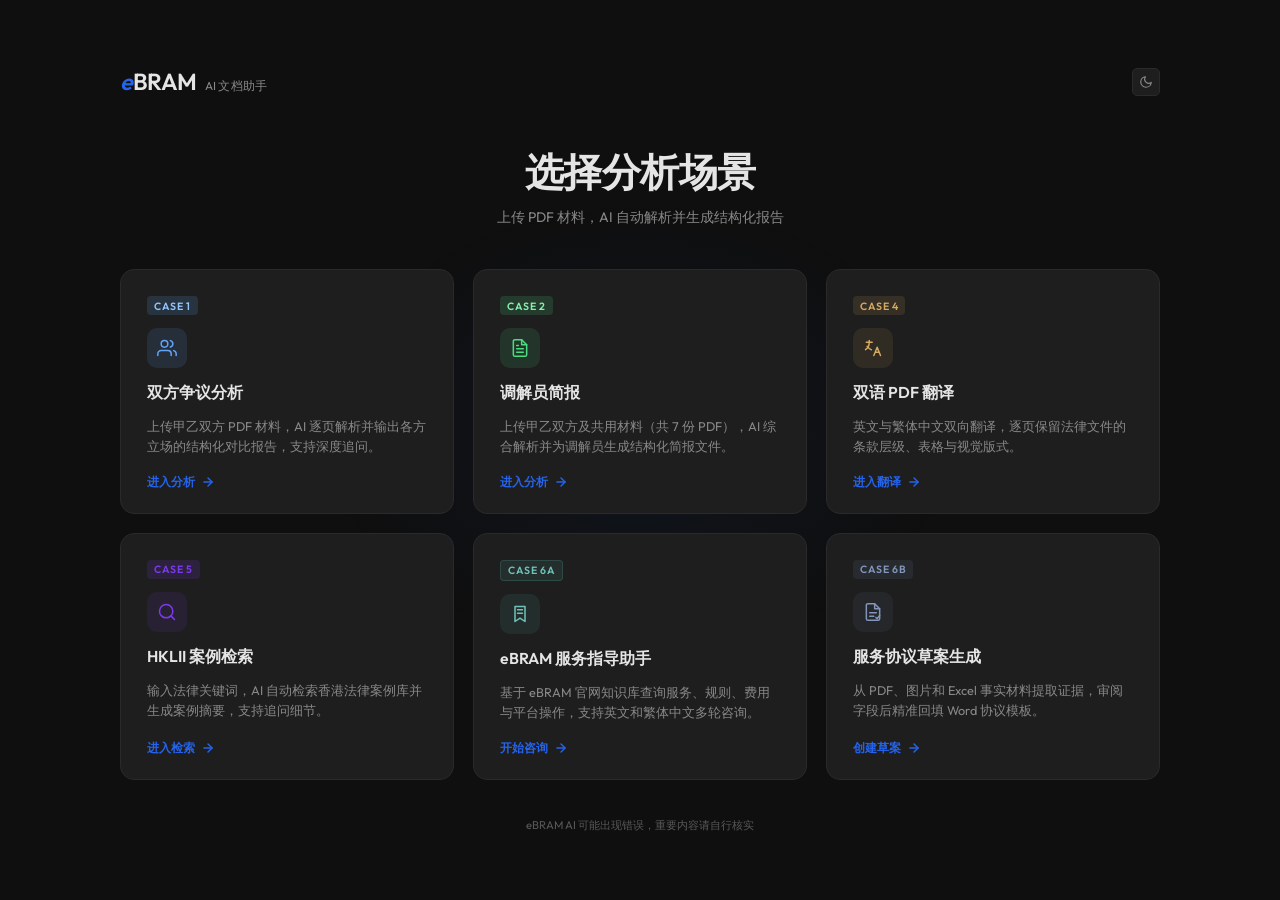
<file: static/index.html>
<!DOCTYPE html>
<html lang="zh-CN">
<head>
  <meta charset="UTF-8" />
  <meta name="viewport" content="width=device-width, initial-scale=1.0" />
  <title>eBRAM AI 文档助手</title>
  <link rel="stylesheet" href="/static/style.css" />
  <link rel="preload" href="/static/fonts/outfit-400.woff2" as="font" type="font/woff2" crossorigin>
  <link rel="preload" href="/static/fonts/outfit-600.woff2" as="font" type="font/woff2" crossorigin>
</head>
<body>

<div class="sel-page">

  <!-- header row -->
  <div class="sel-header">
    <div class="sel-logo-wrap">
      <div class="sel-logo"><span class="logo-mark">e</span>BRAM</div>
      <div class="sel-logo-sub">AI 文档助手</div>
    </div>
    <button class="sel-theme-btn" id="themeBtn" title="切换主题" aria-label="切换深色/浅色主题">
      <svg class="icon-moon" width="14" height="14" viewBox="0 0 24 24" fill="none" stroke="currentColor" stroke-width="2" stroke-linecap="round" stroke-linejoin="round"><path d="M21 12.79A9 9 0 1 1 11.21 3 7 7 0 0 0 21 12.79z"/></svg>
      <svg class="icon-sun"  width="14" height="14" viewBox="0 0 24 24" fill="none" stroke="currentColor" stroke-width="2" stroke-linecap="round" stroke-linejoin="round"><circle cx="12" cy="12" r="5"/><line x1="12" y1="1" x2="12" y2="3"/><line x1="12" y1="21" x2="12" y2="23"/><line x1="4.22" y1="4.22" x2="5.64" y2="5.64"/><line x1="18.36" y1="18.36" x2="19.78" y2="19.78"/><line x1="1" y1="12" x2="3" y2="12"/><line x1="21" y1="12" x2="23" y2="12"/><line x1="4.22" y1="19.78" x2="5.64" y2="18.36"/><line x1="18.36" y1="5.64" x2="19.78" y2="4.22"/></svg>
    </button>
  </div>

  <!-- hero -->
  <div class="sel-hero">
    <h1>选择分析场景</h1>
    <p>上传 PDF 材料，AI 自动解析并生成结构化报告</p>
  </div>

  <!-- case cards -->
  <div class="sel-cards" style="grid-template-columns: repeat(auto-fit, minmax(260px, 1fr));">

    <!-- Case 1 -->
    <a class="sel-card sel-card-1" href="/case1">
      <span class="sel-card-badge sel-badge-1">Case 1</span>
      <div class="sel-card-icon sel-icon-1">
        <svg width="20" height="20" viewBox="0 0 24 24" fill="none" stroke="currentColor" stroke-width="1.8" stroke-linecap="round" stroke-linejoin="round">
          <path d="M17 21v-2a4 4 0 0 0-4-4H5a4 4 0 0 0-4 4v2"/>
          <circle cx="9" cy="7" r="4"/>
          <path d="M23 21v-2a4 4 0 0 0-3-3.87"/>
          <path d="M16 3.13a4 4 0 0 1 0 7.75"/>
        </svg>
      </div>
      <div class="sel-card-title">双方争议分析</div>
      <p class="sel-card-desc">上传甲乙双方 PDF 材料，AI 逐页解析并输出各方立场的结构化对比报告，支持深度追问。</p>
      <span class="sel-card-enter">
        进入分析
        <svg width="14" height="14" viewBox="0 0 24 24" fill="none" stroke="currentColor" stroke-width="2.5" stroke-linecap="round" stroke-linejoin="round"><line x1="5" y1="12" x2="19" y2="12"/><polyline points="12 5 19 12 12 19"/></svg>
      </span>
    </a>

    <!-- Case 2 -->
    <a class="sel-card sel-card-2" href="/case2">
      <span class="sel-card-badge sel-badge-2">Case 2</span>
      <div class="sel-card-icon sel-icon-2">
        <svg width="20" height="20" viewBox="0 0 24 24" fill="none" stroke="currentColor" stroke-width="1.8" stroke-linecap="round" stroke-linejoin="round">
          <path d="M14 2H6a2 2 0 0 0-2 2v16a2 2 0 0 0 2 2h12a2 2 0 0 0 2-2V8z"/>
          <polyline points="14 2 14 8 20 8"/>
          <line x1="16" y1="13" x2="8" y2="13"/>
          <line x1="16" y1="17" x2="8" y2="17"/>
          <polyline points="10 9 9 9 8 9"/>
        </svg>
      </div>
      <div class="sel-card-title">调解员简报</div>
      <p class="sel-card-desc">上传甲乙双方及共用材料（共 7 份 PDF），AI 综合解析并为调解员生成结构化简报文件。</p>
      <span class="sel-card-enter">
        进入分析
        <svg width="14" height="14" viewBox="0 0 24 24" fill="none" stroke="currentColor" stroke-width="2.5" stroke-linecap="round" stroke-linejoin="round"><line x1="5" y1="12" x2="19" y2="12"/><polyline points="12 5 19 12 12 19"/></svg>
      </span>
    </a>

    <!-- Case 4 -->
    <a class="sel-card sel-card-4" href="/case4">
      <span class="sel-card-badge sel-badge-4">Case 4</span>
      <div class="sel-card-icon sel-icon-4">
        <svg width="20" height="20" viewBox="0 0 24 24" fill="none" stroke="currentColor" stroke-width="1.8" stroke-linecap="round" stroke-linejoin="round">
          <path d="M4 5h7M7.5 3v2c0 4-1.5 7-4.5 9"/><path d="M5 10c1.5 2 3.2 3.4 5.2 4.2"/><path d="m13 21 4-10 4 10M14.5 17h5"/>
        </svg>
      </div>
      <div class="sel-card-title">双语 PDF 翻译</div>
      <p class="sel-card-desc">英文与繁体中文双向翻译，逐页保留法律文件的条款层级、表格与视觉版式。</p>
      <span class="sel-card-enter">
        进入翻译
        <svg width="14" height="14" viewBox="0 0 24 24" fill="none" stroke="currentColor" stroke-width="2.5" stroke-linecap="round" stroke-linejoin="round"><line x1="5" y1="12" x2="19" y2="12"/><polyline points="12 5 19 12 12 19"/></svg>
      </span>
    </a>

    <!-- Case 5 -->
    <a class="sel-card sel-card-5" href="/case5">
      <span class="sel-card-badge sel-badge-2" style="background: rgba(124,58,237,0.15); color: #7c3aed;">Case 5</span>
      <div class="sel-card-icon sel-icon-2" style="background: rgba(124,58,237,0.1);">
        <svg width="20" height="20" viewBox="0 0 24 24" fill="none" stroke="#7c3aed" stroke-width="1.8" stroke-linecap="round" stroke-linejoin="round">
          <circle cx="11" cy="11" r="8"/><line x1="21" y1="21" x2="16.65" y2="16.65"/>
        </svg>
      </div>
      <div class="sel-card-title">HKLII 案例检索</div>
      <p class="sel-card-desc">输入法律关键词，AI 自动检索香港法律案例库并生成案例摘要，支持追问细节。</p>
      <span class="sel-card-enter">
        进入检索
        <svg width="14" height="14" viewBox="0 0 24 24" fill="none" stroke="currentColor" stroke-width="2.5" stroke-linecap="round" stroke-linejoin="round"><line x1="5" y1="12" x2="19" y2="12"/><polyline points="12 5 19 12 12 19"/></svg>
      </span>
    </a>

    <!-- Case 6A -->
    <a class="sel-card sel-card-6a" href="/case6a">
      <span class="sel-card-badge sel-badge-6a">Case 6A</span>
      <div class="sel-card-icon sel-icon-6a">
        <svg width="20" height="20" viewBox="0 0 24 24" fill="none" stroke="currentColor" stroke-width="1.8" stroke-linecap="round" stroke-linejoin="round">
          <path d="M6 3h12v18l-6-4-6 4V3Z"/><path d="M9 7h6M9 11h6"/>
        </svg>
      </div>
      <div class="sel-card-title">eBRAM 服务指导助手</div>
      <p class="sel-card-desc">基于 eBRAM 官网知识库查询服务、规则、费用与平台操作，支持英文和繁体中文多轮咨询。</p>
      <span class="sel-card-enter">
        开始咨询
        <svg width="14" height="14" viewBox="0 0 24 24" fill="none" stroke="currentColor" stroke-width="2.5" stroke-linecap="round" stroke-linejoin="round"><line x1="5" y1="12" x2="19" y2="12"/><polyline points="12 5 19 12 12 19"/></svg>
      </span>
    </a>

    <!-- Case 6B -->
    <a class="sel-card sel-card-6b" href="/case6b">
      <span class="sel-card-badge sel-badge-6b">Case 6B</span>
      <div class="sel-card-icon sel-icon-6b">
        <svg width="20" height="20" viewBox="0 0 24 24" fill="none" stroke="currentColor" stroke-width="1.8" stroke-linecap="round" stroke-linejoin="round">
          <path d="M14 2H6a2 2 0 0 0-2 2v16a2 2 0 0 0 2 2h12a2 2 0 0 0 2-2V8z"/><path d="M14 2v6h6"/><path d="M8 13h8M8 17h5"/><path d="m15.5 18.5 1.5 1.5 3-4"/>
        </svg>
      </div>
      <div class="sel-card-title">服务协议草案生成</div>
      <p class="sel-card-desc">从 PDF、图片和 Excel 事实材料提取证据，审阅字段后精准回填 Word 协议模板。</p>
      <span class="sel-card-enter">
        创建草案
        <svg width="14" height="14" viewBox="0 0 24 24" fill="none" stroke="currentColor" stroke-width="2.5" stroke-linecap="round" stroke-linejoin="round"><line x1="5" y1="12" x2="19" y2="12"/><polyline points="12 5 19 12 12 19"/></svg>
      </span>
    </a>

  </div>

  <div class="sel-footer">eBRAM AI 可能出现错误，重要内容请自行核实</div>

</div>

<script src="/static/common.js"></script>
</body>
</html>
</file>
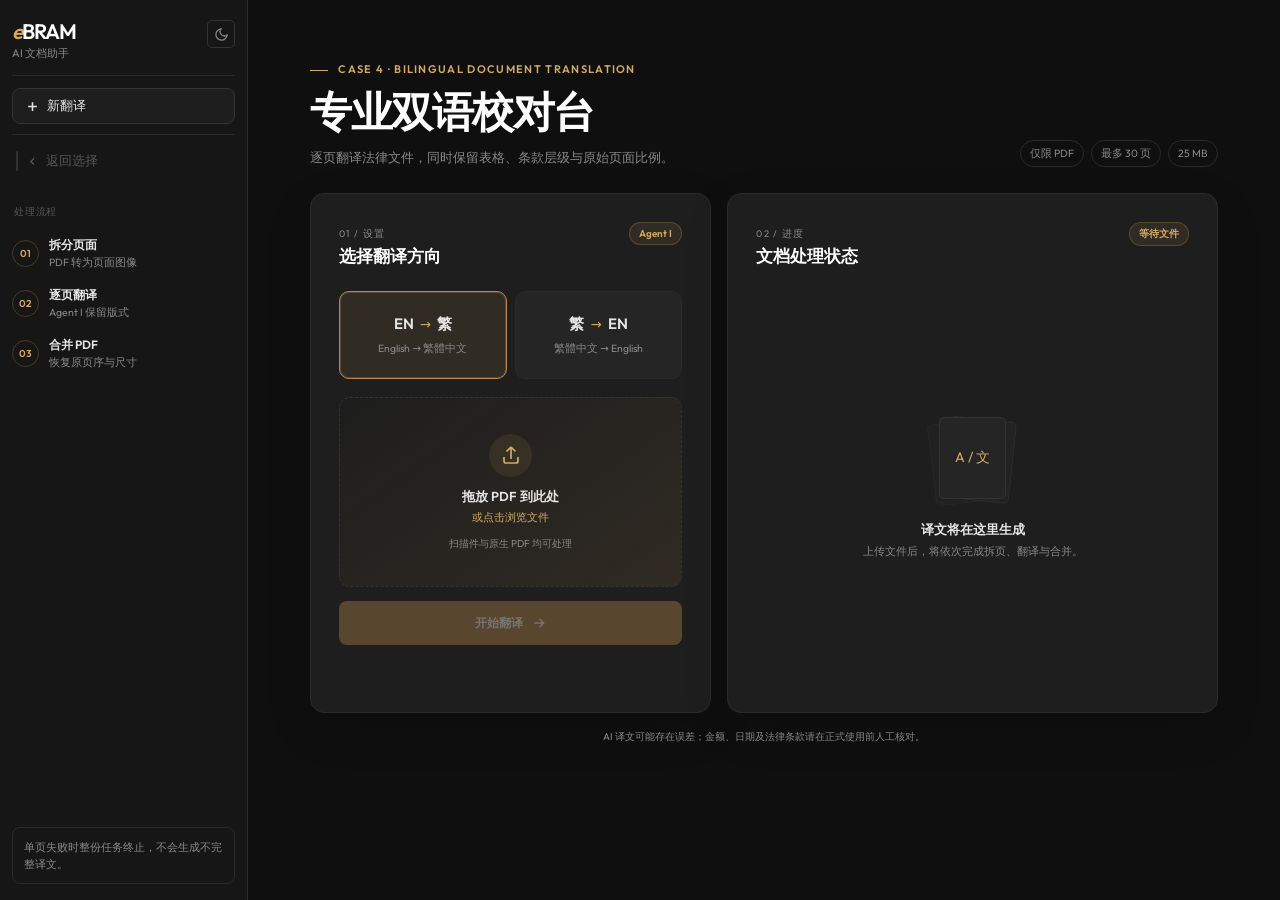
<file: static/case4.html>
<!DOCTYPE html>
<html lang="zh-CN">
<head>
  <meta charset="UTF-8" />
  <meta name="viewport" content="width=device-width, initial-scale=1.0" />
  <title>eBRAM AI · 双语 PDF 翻译</title>
  <link rel="stylesheet" href="/static/style.css" />
  <link rel="stylesheet" href="/static/case4.css" />
  <link rel="preload" href="/static/fonts/outfit-400.woff2" as="font" type="font/woff2" crossorigin>
  <link rel="preload" href="/static/fonts/outfit-600.woff2" as="font" type="font/woff2" crossorigin>
</head>
<body>
<div class="layout c4-layout">
  <nav class="sidebar c4-sidebar" aria-label="Case 4 导航">
    <div class="sidebar-top">
      <div class="logo-wrap">
        <div class="logo"><span class="logo-mark">e</span>BRAM</div>
        <div class="logo-sub">AI 文档助手</div>
      </div>
      <button class="theme-btn" id="themeBtn" title="切换主题" aria-label="切换深色/浅色主题">
        <svg class="icon-moon" width="15" height="15" viewBox="0 0 24 24" fill="none" stroke="currentColor" stroke-width="2"><path d="M21 12.79A9 9 0 1 1 11.21 3 7 7 0 0 0 21 12.79z"/></svg>
        <svg class="icon-sun" width="15" height="15" viewBox="0 0 24 24" fill="none" stroke="currentColor" stroke-width="2"><circle cx="12" cy="12" r="5"/><path d="M12 1v2m0 18v2M4.22 4.22l1.42 1.42m12.72 12.72 1.42 1.42M1 12h2m18 0h2M4.22 19.78l1.42-1.42M18.36 5.64l1.42-1.42"/></svg>
      </button>
    </div>

    <button class="new-chat-btn" id="resetBtn">
      <svg width="15" height="15" viewBox="0 0 24 24" fill="none" stroke="currentColor" stroke-width="2.5"><path d="M12 5v14M5 12h14"/></svg>
      新翻译
    </button>
    <div class="sidebar-divider"></div>
    <a class="sidebar-back-link" href="/">
      <svg class="back-chevron" width="13" height="13" viewBox="0 0 24 24" fill="none" stroke="currentColor" stroke-width="2.5"><path d="m15 18-6-6 6-6"/></svg>
      返回选择
    </a>

    <section class="c4-side-process" aria-label="处理流程">
      <p class="sidebar-label">处理流程</p>
      <ol>
        <li><span>01</span><div><strong>拆分页面</strong><small>PDF 转为页面图像</small></div></li>
        <li><span>02</span><div><strong>逐页翻译</strong><small>Agent I 保留版式</small></div></li>
        <li><span>03</span><div><strong>合并 PDF</strong><small>恢复原页序与尺寸</small></div></li>
      </ol>
    </section>
    <div class="c4-side-note">单页失败时整份任务终止，不会生成不完整译文。</div>
  </nav>

  <main class="c4-main">
    <div class="c4-mobile-nav">
      <a href="/" aria-label="返回场景选择">← 返回</a>
      <div>
        <button id="mobileResetBtn" type="button">新翻译</button>
        <button id="mobileThemeBtn" type="button" aria-label="切换深色/浅色主题">◐</button>
      </div>
    </div>
    <header class="c4-header">
      <div>
        <div class="c4-kicker"><span></span> Case 4 · Bilingual document translation</div>
        <h1>专业双语校对台</h1>
        <p>逐页翻译法律文件，同时保留表格、条款层级与原始页面比例。</p>
      </div>
      <div class="c4-security"><span>仅限 PDF</span><span>最多 30 页</span><span>25 MB</span></div>
    </header>

    <div class="c4-workbench">
      <section class="c4-control-card" aria-labelledby="translationSettings">
        <div class="c4-card-heading">
          <div>
            <span class="c4-step-label">01 / 设置</span>
            <h2 id="translationSettings">选择翻译方向</h2>
          </div>
          <span class="c4-agent-pill">Agent I</span>
        </div>

        <div class="c4-direction" role="radiogroup" aria-label="翻译方向">
          <button class="c4-direction-btn active" type="button" role="radio" aria-checked="true" data-direction="en_to_zh_tw">
            <span class="c4-lang">EN</span><span class="c4-arrow">→</span><span class="c4-lang c4-lang-zh">繁</span>
            <small>English → 繁體中文</small>
          </button>
          <button class="c4-direction-btn" type="button" role="radio" aria-checked="false" data-direction="zh_tw_to_en">
            <span class="c4-lang c4-lang-zh">繁</span><span class="c4-arrow">→</span><span class="c4-lang">EN</span>
            <small>繁體中文 → English</small>
          </button>
        </div>

        <label class="c4-dropzone" id="dropzone" for="pdfInput">
          <input id="pdfInput" type="file" accept="application/pdf,.pdf" hidden />
          <span class="c4-upload-icon">
            <svg width="24" height="24" viewBox="0 0 24 24" fill="none" stroke="currentColor" stroke-width="1.7"><path d="M12 16V4m0 0L7.5 8.5M12 4l4.5 4.5"/><path d="M5 14v4a2 2 0 0 0 2 2h10a2 2 0 0 0 2-2v-4"/></svg>
          </span>
          <strong>拖放 PDF 到此处</strong>
          <span>或点击浏览文件</span>
          <small>扫描件与原生 PDF 均可处理</small>
        </label>

        <div class="c4-file-card" id="fileCard" hidden>
          <span class="c4-file-icon">PDF</span>
          <div class="c4-file-copy"><strong id="fileName"></strong><small id="fileMeta"></small></div>
          <button type="button" id="removeFileBtn" aria-label="移除文件">×</button>
        </div>

        <button class="c4-primary-btn" id="translateBtn" type="button" disabled>
          <span>开始翻译</span>
          <svg width="16" height="16" viewBox="0 0 24 24" fill="none" stroke="currentColor" stroke-width="2"><path d="M5 12h14m-6-6 6 6-6 6"/></svg>
        </button>
      </section>

      <section class="c4-status-card" aria-live="polite">
        <div class="c4-card-heading">
          <div><span class="c4-step-label">02 / 进度</span><h2>文档处理状态</h2></div>
          <span class="c4-status-pill" id="statusPill">等待文件</span>
        </div>

        <div class="c4-idle" id="idleState">
          <div class="c4-page-stack" aria-hidden="true"><i></i><i></i><i></i></div>
          <strong>译文将在这里生成</strong>
          <p>上传文件后，将依次完成拆页、翻译与合并。</p>
        </div>

        <div class="c4-progress" id="progressState" hidden>
          <div class="c4-progress-line"><span id="progressFill"></span></div>
          <div class="c4-stage-grid">
            <div class="c4-stage" data-stage="split"><i>1</i><span>拆页</span></div>
            <div class="c4-stage" data-stage="translate"><i>2</i><span>翻译</span></div>
            <div class="c4-stage" data-stage="merge"><i>3</i><span>合并</span></div>
          </div>
          <p class="c4-current-message" id="currentMessage">正在准备...</p>
          <div class="c4-pages" id="pageList"></div>
        </div>

        <div class="c4-success" id="successState" hidden>
          <div class="c4-success-mark">✓</div>
          <div><span>Translation complete</span><h3>译文 PDF 已准备就绪</h3><p id="successMeta"></p></div>
          <button class="c4-download-btn" id="downloadBtn" type="button">
            <svg width="16" height="16" viewBox="0 0 24 24" fill="none" stroke="currentColor" stroke-width="2"><path d="M12 3v12m0 0 4-4m-4 4-4-4M5 21h14"/></svg>
            下载译文 PDF
          </button>
        </div>

        <div class="c4-error" id="errorState" hidden>
          <span>!</span><div><strong>翻译未完成</strong><p id="errorMessage"></p></div>
        </div>
      </section>
    </div>
    <footer class="c4-footer">AI 译文可能存在误差；金额、日期及法律条款请在正式使用前人工核对。</footer>
  </main>
</div>
<script src="/static/common.js"></script>
<script src="/static/case4.js"></script>
</body>
</html>
</file>
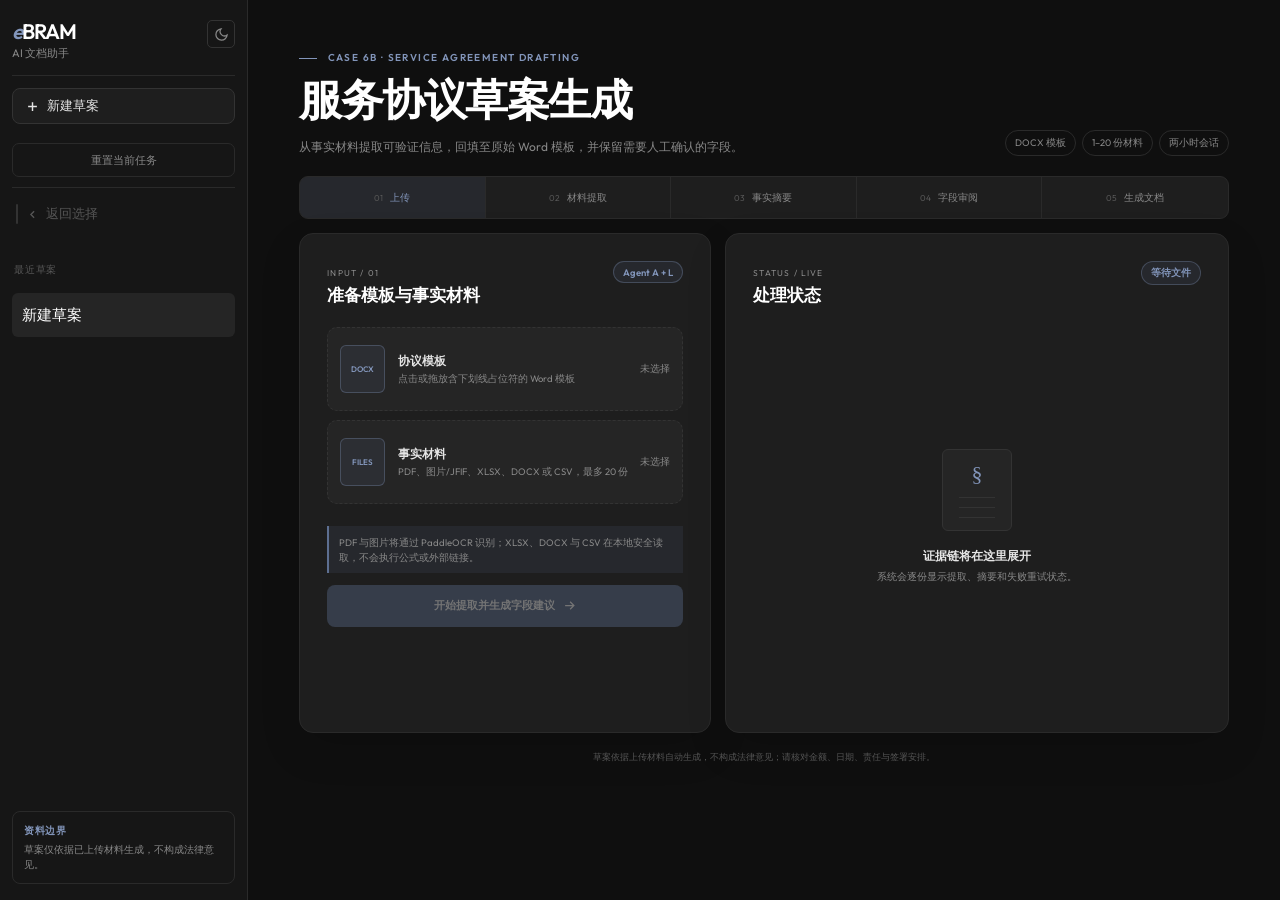
<file: static/case6b.html>
<!DOCTYPE html>
<html lang="zh-CN">
<head>
  <meta charset="UTF-8" />
  <meta name="viewport" content="width=device-width, initial-scale=1.0" />
  <title>eBRAM AI · 服务协议草案生成</title>
  <link rel="stylesheet" href="/static/style.css" />
  <link rel="stylesheet" href="/static/case6b.css" />
  <link rel="preload" href="/static/fonts/outfit-400.woff2" as="font" type="font/woff2" crossorigin />
  <link rel="preload" href="/static/fonts/outfit-600.woff2" as="font" type="font/woff2" crossorigin />
</head>
<body>
<div class="layout c6b-layout">
  <nav class="sidebar c6b-sidebar" id="sidebar" aria-label="Case 6B 导航">
    <div class="sidebar-top">
      <div class="logo-wrap">
        <div class="logo"><span class="logo-mark">e</span>BRAM</div>
        <div class="logo-sub">AI 文档助手</div>
      </div>
      <button class="theme-btn" id="themeBtn" title="切换主题" aria-label="切换深色/浅色主题">
        <svg class="icon-moon" width="15" height="15" viewBox="0 0 24 24" fill="none" stroke="currentColor" stroke-width="2"><path d="M21 12.79A9 9 0 1 1 11.21 3 7 7 0 0 0 21 12.79z"/></svg>
        <svg class="icon-sun" width="15" height="15" viewBox="0 0 24 24" fill="none" stroke="currentColor" stroke-width="2"><circle cx="12" cy="12" r="5"/><path d="M12 1v2m0 18v2M4.22 4.22l1.42 1.42m12.72 12.72 1.42 1.42M1 12h2m18 0h2M4.22 19.78l1.42-1.42M18.36 5.64l1.42-1.42"/></svg>
      </button>
    </div>
    <button class="new-chat-btn" id="newTaskBtn" type="button">
      <svg width="15" height="15" viewBox="0 0 24 24" fill="none" stroke="currentColor" stroke-width="2.3"><path d="M12 5v14M5 12h14"/></svg>
      新建草案
    </button>
    <button class="c6b-reset-btn" id="resetTaskBtn" type="button">重置当前任务</button>
    <div class="sidebar-divider"></div>
    <a class="sidebar-back-link" href="/">
      <svg class="back-chevron" width="13" height="13" viewBox="0 0 24 24" fill="none" stroke="currentColor" stroke-width="2.5"><path d="m15 18-6-6 6-6"/></svg>
      返回选择
    </a>
    <p class="sidebar-label c6b-history-label">最近草案</p>
    <div class="history-list" id="historyList"></div>
    <div class="c6b-side-note">
      <strong>资料边界</strong>
      <span>草案仅依据已上传材料生成，不构成法律意见。</span>
    </div>
  </nav>
  <div class="sidebar-overlay" id="sidebarOverlay"></div>

  <main class="c6b-main">
    <div class="c6b-mobile-nav">
      <button id="sidebarToggle" type="button" aria-label="打开草案历史">☰</button>
      <a href="/">eBRAM</a>
      <button id="mobileThemeBtn" type="button" aria-label="切换主题">◐</button>
    </div>

    <header class="c6b-header">
      <div>
        <div class="c6b-kicker"><span></span> Case 6B · Service Agreement Drafting</div>
        <h1>服务协议草案生成</h1>
        <p>从事实材料提取可验证信息，回填至原始 Word 模板，并保留需要人工确认的字段。</p>
      </div>
      <div class="c6b-limits"><span>DOCX 模板</span><span>1–20 份材料</span><span>两小时会话</span></div>
    </header>

    <section class="c6b-stage-strip" aria-label="处理阶段">
      <div class="active" data-stage="upload"><i>01</i><span>上传</span></div>
      <div data-stage="extract"><i>02</i><span>材料提取</span></div>
      <div data-stage="summary"><i>03</i><span>事实摘要</span></div>
      <div data-stage="review"><i>04</i><span>字段审阅</span></div>
      <div data-stage="generate"><i>05</i><span>生成文档</span></div>
    </section>

    <div class="c6b-workbench">
      <section class="c6b-card c6b-upload-card" id="uploadPanel">
        <div class="c6b-card-head">
          <div><span>INPUT / 01</span><h2>准备模板与事实材料</h2></div>
          <span class="c6b-agent-pill">Agent A + L</span>
        </div>

        <label class="c6b-dropzone c6b-template-zone" id="templateDropzone" for="templateInput">
          <input id="templateInput" name="template_file" type="file" accept=".docx,application/vnd.openxmlformats-officedocument.wordprocessingml.document" hidden />
          <span class="c6b-file-mark">DOCX</span>
          <div><strong>协议模板</strong><small>点击或拖放含下划线占位符的 Word 模板</small></div>
          <span class="c6b-zone-state" id="templateState">未选择</span>
        </label>
        <div class="c6b-template-actions" id="templateActions" hidden>
          <button type="button" id="replaceTemplateBtn">更换模板</button>
          <button type="button" id="removeTemplateBtn">移除模板</button>
        </div>

        <label class="c6b-dropzone c6b-material-zone" id="materialsDropzone" for="materialsInput">
          <input id="materialsInput" name="material_files" type="file" multiple accept=".pdf,.png,.jpg,.jpeg,.jfif,.xlsx,.docx,.csv" hidden />
          <span class="c6b-file-mark">FILES</span>
          <div><strong>事实材料</strong><small>PDF、图片/JFIF、XLSX、DOCX 或 CSV，最多 20 份</small></div>
          <span class="c6b-zone-state" id="materialsState">未选择</span>
        </label>

        <div class="c6b-file-list" id="selectedFiles"></div>
        <div class="c6b-upload-note">
          PDF 与图片将通过 PaddleOCR 识别；XLSX、DOCX 与 CSV 在本地安全读取，不会执行公式或外部链接。
        </div>
        <button class="c6b-primary-btn" id="startBtn" type="button" disabled>
          开始提取并生成字段建议
          <svg width="15" height="15" viewBox="0 0 24 24" fill="none" stroke="currentColor" stroke-width="2"><path d="M5 12h14m-6-6 6 6-6 6"/></svg>
        </button>
      </section>

      <section class="c6b-card c6b-progress-card" aria-live="polite">
        <div class="c6b-card-head">
          <div><span>STATUS / LIVE</span><h2>处理状态</h2></div>
          <span class="c6b-status-pill" id="statusPill">等待文件</span>
        </div>
        <div class="c6b-idle" id="idleState">
          <div class="c6b-document-glyph" aria-hidden="true"><i></i><b>§</b></div>
          <strong>证据链将在这里展开</strong>
          <p>系统会逐份显示提取、摘要和失败重试状态。</p>
        </div>
        <div class="c6b-progress" id="progressState" hidden>
          <div class="c6b-progress-line"><span id="progressFill"></span></div>
          <p id="progressMessage">正在准备...</p>
          <div class="c6b-material-status" id="materialStatus"></div>
          <div class="c6b-progress-actions">
            <button class="c6b-secondary-btn" id="retryBtn" type="button" hidden>仅重试失败材料</button>
            <button class="c6b-cancel-btn" id="cancelAnalysisBtn" type="button" hidden disabled>中断并修改文件</button>
          </div>
        </div>
        <div class="c6b-error" id="errorState" hidden>
          <strong>任务未完成</strong><p id="errorMessage"></p>
        </div>
      </section>
    </div>

    <section class="c6b-preflight" id="templatePreflight" hidden aria-labelledby="templatePreflightTitle">
      <div>
        <span>TEMPLATE PREFLIGHT</span>
        <h2 id="templatePreflightTitle">模板结构预检</h2>
        <p id="templatePreflightSummary"></p>
      </div>
      <div class="c6b-preflight-grid" id="templatePreflightDetails"></div>
    </section>

    <section class="c6b-review" id="reviewPanel" hidden aria-labelledby="reviewTitle">
      <header class="c6b-document-head">
        <div>
          <span>DOCUMENT REVIEW / 04</span>
          <h2 id="reviewTitle">在草案原位置核对并补充空位</h2>
          <p>材料答案已预填；固定条款保持只读，所有修改将自动保存。</p>
        </div>
        <div class="c6b-review-meta">
          <span id="fieldCount">0 个字段</span>
          <span class="warning" id="unresolvedCount">0 个待补充</span>
          <span class="c6b-save-state" id="dirtyBadge">自动保存 · 已保存</span>
          <button class="c6b-retry-save" id="retrySaveBtn" type="button" hidden>重试保存</button>
        </div>
      </header>

      <div class="c6b-document-toolbar">
        <div class="c6b-mode-switch" id="documentMode" role="tablist" aria-label="文档显示模式">
          <button type="button" role="tab" data-document-mode="draft" aria-selected="true">预填草案</button>
          <button type="button" role="tab" data-document-mode="original" aria-selected="false">查看原模板</button>
        </div>
        <label class="c6b-difference-toggle" for="differenceToggle">
          <input id="differenceToggle" type="checkbox" checked />
          <span>差异高亮</span>
        </label>
        <div class="c6b-pending-nav">
          <button type="button" id="previousPendingBtn" aria-label="上一个待补字段">←</button>
          <span id="pendingPosition">0 / 0 待补</span>
          <button type="button" id="nextPendingBtn" aria-label="下一个待补字段">→</button>
        </div>
      </div>

      <div class="c6b-conflicts" id="conflictPanel" hidden>
        <h3>材料冲突</h3>
        <p>请选择经核对后的值；未解决冲突将阻止生成正式文档。</p>
        <div id="conflictList"></div>
      </div>

      <div class="c6b-document-workspace">
        <article class="c6b-document-stage" aria-label="Word 风格草案编辑区">
          <div class="c6b-document-loading" id="documentLoading" role="status">
            <div class="c6b-preview-sheet" aria-hidden="true"><i></i><i></i><i></i></div>
            <strong>正在打开 Word 风格草案</strong>
            <p>系统会把已识别空位映射为可填写字段，固定条款不会被修改。</p>
          </div>
          <div class="c6b-document-canvas show-differences" id="documentCanvas" aria-live="polite"></div>
          <div class="c6b-editor-fallback" id="editorFallback" hidden>
            <strong>该模板暂时无法在文档原位编辑</strong>
            <p id="fallbackReason">请使用下方字段表单继续核对，最终 DOCX 仍会保留原模板。</p>
            <div class="c6b-review-groups" id="reviewGroups"></div>
          </div>
        </article>

        <aside class="c6b-evidence-drawer" id="evidenceDrawer" hidden aria-labelledby="evidenceTitle">
          <button class="c6b-drawer-close" id="evidenceCloseBtn" type="button" aria-label="关闭字段详情">×</button>
          <span>FIELD DETAIL</span>
          <h3 id="evidenceTitle">字段详情</h3>
          <div id="evidenceBody"></div>
        </aside>
      </div>

      <div class="c6b-review-actions">
        <p>黄色空位需要补充；灰色签署字段将在正式文档中保持空白。</p>
        <button class="c6b-primary-btn" id="finalizeBtn" type="button">生成正式文档</button>
      </div>
    </section>
    <section class="c6b-downloads" id="downloadPanel" hidden aria-live="polite">
      <div class="c6b-complete-mark">✓</div>
      <div><span>DRAFT READY</span><h2>协议草案已生成</h2><p id="downloadMessage">请在正式使用前完成法律审阅。</p></div>
      <div class="c6b-download-actions">
        <button type="button" id="downloadDocxBtn">下载 DOCX</button>
        <button type="button" id="downloadPdfBtn">下载 PDF</button>
      </div>
    </section>
    <footer class="c6b-footer">草案依据上传材料自动生成，不构成法律意见；请核对金额、日期、责任与签署安排。</footer>
  </main>
</div>

<script src="/static/common.js"></script>
<script src="/static/vendor/jszip.min.js"></script>
<script src="/static/vendor/docx-preview.min.js"></script>
<script src="/static/case6b.js"></script>
</body>
</html>
</file>
<file: static/style.css>
/* ── Outfit Self-hosted Font (C1-1) ──────────────────────────────────────── */
@font-face {
  font-family: 'Outfit';
  font-style: normal;
  font-weight: 400;
  font-display: swap;
  src: url('/static/fonts/outfit-400.woff2') format('woff2');
  unicode-range: U+0000-00FF, U+0131, U+0152-0153, U+02BB-02BC, U+02C6, U+02DA,
                 U+02DC, U+2000-206F, U+2074, U+20AC, U+2122, U+2191, U+2193,
                 U+2212, U+2215, U+FEFF, U+FFFD;
}
@font-face {
  font-family: 'Outfit';
  font-style: normal;
  font-weight: 600;
  font-display: swap;
  src: url('/static/fonts/outfit-600.woff2') format('woff2');
  unicode-range: U+0000-00FF, U+0131, U+0152-0153, U+02BB-02BC, U+02C6, U+02DA,
                 U+02DC, U+2000-206F, U+2074, U+20AC, U+2122, U+2191, U+2193,
                 U+2212, U+2215, U+FEFF, U+FFFD;
}

/* ── Reset ───────────────────────────────────────────────────────────────── */
*, *::before, *::after { box-sizing: border-box; margin: 0; padding: 0; }

/* ── Dark Theme (default) ────────────────────────────────────────────────── */
:root {
  --bg:          #0f0f0f;
  --sidebar:     #161616;
  --surface:     #1e1e1e;
  --surface2:    #252525;
  --border:      #2a2a2a;
  --border2:     #333;
  --text:        #e5e5e5;
  --text-strong: #ffffff;
  --text-muted:  #888;
  --text-dim:    #555;
  --accent:      #2563eb;
  --accent-h:    #1d4ed8;
  --accent-soft: rgba(37,99,235,0.15);
  --success:     #22c55e;
  --error:       #ef4444;
  --warn:        #f59e0b;
  --radius:      14px;
  --radius-sm:   8px;
  --radius-xs:   5px;
  --font:        'Outfit', 'PingFang SC', 'Microsoft YaHei', 'Hiragino Sans GB', system-ui, sans-serif;
  --font-mono:   'Fira Code', 'Cascadia Code', Consolas, 'Courier New', monospace;
  --shadow:      0 2px 12px rgba(0,0,0,0.4);
  --code-bg:     rgba(255,255,255,0.07);
  --code-color:  #e2b875;
  --pre-bg:      #0a0a0a;
  --pre-color:   #d4d4d4;
  --link-color:  #60a5fa;
}

/* ── Light Theme (C1-2: 精修变量层) ──────────────────────────────────────── */
:root.light {
  --bg:          #faf9f7;
  --sidebar:     #edeae4;
  --surface:     #ffffff;
  --surface2:    #f2efe9;
  --border:      #e2ddd4;   /* 稍深，边框层次更清晰 */
  --border2:     #cfc9be;   /* 稍深，次级边框 */
  --text:        #1a1918;
  --text-strong: #0d0c0b;
  --text-muted:  #6b6560;
  --text-dim:    #a8a39c;
  --accent:      #1d4ed8;   /* 浅色下用更深的蓝，对比度更好 */
  --accent-h:    #1e40af;
  --accent-soft: rgba(29,78,216,0.10);
  --success:     #16a34a;   /* 浅色下更深绿，清晰度提升 */
  --error:       #dc2626;
  --warn:        #d97706;
  --shadow:      0 1px 4px rgba(0,0,0,0.06), 0 4px 16px rgba(0,0,0,0.07);
  --code-bg:     rgba(0,0,0,0.05);
  --code-color:  #b83232;
  --pre-bg:      #f3f0eb;
  --pre-color:   #24292e;
  --link-color:  #1d4ed8;
}

/* ── Theme transitions (targeted, not * selector) ────────────────────────── */
html, body,
.sidebar, .main, .input-area, .input-box,
.bubble, .new-chat-btn, .theme-btn,
.welcome-card, .progress-panel, .avatar-ai,
.attach-btn, .history-item, .history-section,
.copy-btn, .toast {
  transition:
    background-color 0.25s ease,
    border-color     0.25s ease,
    color            0.18s ease;
}

html, body {
  height: 100%;
  overflow: hidden;
  font-family: var(--font);
  background: var(--bg);
  color: var(--text);
  font-size: 15px;
}

/* ── Layout ──────────────────────────────────────────────────────────────── */
.layout { display: flex; height: 100vh; }

/* ── Sidebar ─────────────────────────────────────────────────────────────── */
.sidebar {
  width: 248px;
  flex-shrink: 0;
  background: var(--sidebar);
  border-right: 1px solid var(--border);
  display: flex;
  flex-direction: column;
  padding: 18px 12px 16px;
  gap: 12px;
  overflow: hidden;   /* children handle their own overflow */
}

/* ── Sidebar Top (logo + theme btn) ─────────────────────────────────────── */
.sidebar-top {
  display: flex;
  align-items: flex-start;
  justify-content: space-between;
  padding-bottom: 14px;
  border-bottom: 1px solid var(--border);
  flex-shrink: 0;
}
.logo-wrap { flex: 1; min-width: 0; }
.logo {
  font-size: 21px;
  font-weight: 800;
  color: var(--text-strong);
  letter-spacing: -1px;
}
.logo-mark { color: var(--accent); font-style: italic; }
.logo-sub { font-size: 11px; color: var(--text-muted); margin-top: 2px; }

/* Theme toggle */
.theme-btn {
  flex-shrink: 0;
  width: 28px; height: 28px;
  display: flex; align-items: center; justify-content: center;
  background: transparent;
  border: 1px solid var(--border2);
  border-radius: var(--radius-xs);
  color: var(--text-muted);
  cursor: pointer;
  margin-left: 8px;
  margin-top: 2px;
}
.theme-btn:hover { color: var(--text); background: var(--surface2); }
.icon-sun  { display: none; }
.icon-moon { display: block; }
:root.light .icon-sun  { display: block; }
:root.light .icon-moon { display: none; }

/* ── New Chat Button ─────────────────────────────────────────────────────── */
.new-chat-btn {
  display: flex;
  align-items: center;
  gap: 7px;
  width: 100%;
  flex-shrink: 0;
  background: var(--surface);
  border: 1px solid var(--border2);
  color: var(--text);
  padding: 8px 12px;
  border-radius: var(--radius-sm);
  cursor: pointer;
  font-size: 13px;
  font-family: var(--font);
}
.new-chat-btn:hover { background: var(--surface2); }

/* Reset current conversation — secondary action paired with New Chat */
.reset-chat-btn {
  display: flex;
  align-items: center;
  gap: 7px;
  width: 100%;
  flex-shrink: 0;
  margin-top: -6px;
  padding: 7px 12px;
  border: 1px solid transparent;
  border-radius: var(--radius-sm);
  background: transparent;
  color: var(--text-muted);
  font: 12.5px var(--font);
  cursor: pointer;
  transition: color .16s ease, background .16s ease, border-color .16s ease;
}
.reset-chat-btn svg { flex-shrink: 0; }
.reset-chat-btn:hover {
  color: var(--text);
  border-color: var(--border);
  background: rgba(128, 128, 128, .08);
}
.reset-chat-btn:focus-visible {
  outline: 2px solid var(--accent);
  outline-offset: 1px;
}
.reset-chat-btn:disabled {
  opacity: .42;
  cursor: not-allowed;
  background: transparent;
  border-color: transparent;
}

/* ── Sidebar divider ─────────────────────────────────────────────────────── */
.sidebar-divider {
  height: 1px;
  background: var(--border);
  flex-shrink: 0;
  margin: -2px 0;
}

/* ── Sidebar back-to-selection — Precision Hairline ─────────────────────── */
.sidebar-back-link {
  position: relative;
  display: flex;
  align-items: center;
  gap: 7px;
  flex-shrink: 0;
  width: 100%;
  padding: 7px 10px 7px 14px;
  border-radius: var(--radius-xs);
  font-size: 12.5px;
  font-family: var(--font);
  color: var(--text-dim);
  text-decoration: none;
  transition: color 0.18s ease, background 0.18s ease;
}
.sidebar-back-link::before {
  content: '';
  position: absolute;
  left: 4px;
  top: 6px;
  bottom: 6px;
  width: 1.5px;
  border-radius: 2px;
  background: var(--border2);
  transition: background 0.18s ease, top 0.18s ease, bottom 0.18s ease;
}
.sidebar-back-link .back-chevron {
  flex-shrink: 0;
  transition: transform 0.18s ease;
}
.sidebar-back-link:hover {
  color: var(--text-muted);
  background: rgba(37, 99, 235, 0.06);
}
.sidebar-back-link:hover::before {
  background: var(--accent);
  top: 3px;
  bottom: 3px;
}
.sidebar-back-link:hover .back-chevron {
  transform: translateX(-2px);
}
.sidebar-back-link:active {
  transform: scale(0.99);
  transition-duration: 0.07s;
}
.sidebar-back-link:focus-visible {
  outline: 2px solid var(--accent);
  outline-offset: 1px;
}
:root.light .sidebar-back-link:hover {
  background: rgba(29, 78, 216, 0.05);
  color: var(--text-muted);
}

/* ── History Section (Feature 1) ─────────────────────────────────────────── */
.history-section {
  flex: 1;
  min-height: 0;         /* crucial: allow flex child to shrink below content */
  display: flex;
  flex-direction: column;
  gap: 4px;
  overflow: hidden;
}

.sidebar-label {
  font-size: 10px;
  text-transform: uppercase;
  letter-spacing: 0.8px;
  color: var(--text-dim);
  flex-shrink: 0;
  padding: 2px 2px 4px;
}

.history-list {
  flex: 1;
  overflow-y: auto;
  display: flex;
  flex-direction: column;
  gap: 1px;
}
.history-list::-webkit-scrollbar { width: 3px; }
.history-list::-webkit-scrollbar-track { background: transparent; }
.history-list::-webkit-scrollbar-thumb { background: var(--border2); border-radius: 2px; }

/* Individual history item */
.history-item {
  display: flex;
  align-items: center;
  padding: 10px 8px 10px 10px;
  border-radius: 6px;
  cursor: pointer;
  min-width: 0;
  gap: 4px;
  transition: background 0.15s;
}
.history-item:hover { background: rgba(128,128,128,0.1); }
.history-item.active {
  background: rgba(128,128,128,0.14);
}
:root.light .history-item:hover  { background: rgba(0,0,0,0.06); }
:root.light .history-item.active { background: rgba(0,0,0,0.08); }

.history-title {
  font-size: 13px;
  color: var(--text-muted);
  white-space: nowrap;
  overflow: hidden;
  text-overflow: ellipsis;
  flex: 1;
  min-width: 0;
  line-height: 1.4;
  padding-right: 2px;
}
.history-item.active .history-title { color: var(--text-strong); font-weight: 500; }
.history-item:hover .history-title  { color: var(--text); }

/* Empty state: usage tips inside history area */
.history-empty {
  display: flex;
  flex-direction: column;
  gap: 4px;
  padding: 4px 0;
}
.sidebar-tip {
  font-size: 11.5px;
  color: var(--text-dim);
  padding: 3px 2px;
  line-height: 1.45;
}

/* ── Main ────────────────────────────────────────────────────────────────── */
.main { flex: 1; display: flex; flex-direction: column; min-width: 0; background: var(--bg); position: relative; }

/* ── Messages wrap ───────────────────────────────────────────────────────── */
.messages-wrap { flex: 1; overflow-y: auto; padding: 32px 0 16px; }
.messages-wrap::-webkit-scrollbar { width: 5px; }
.messages-wrap::-webkit-scrollbar-track { background: transparent; }
.messages-wrap::-webkit-scrollbar-thumb { background: var(--border2); border-radius: 3px; }

/* ── Welcome screen ──────────────────────────────────────────────────────── */
.welcome { max-width: 540px; margin: 56px auto; text-align: center; padding: 0 20px; }
/* badge */
.welcome-badge {
  display: inline-block;
  padding: 4px 14px;
  background: var(--accent-soft);
  color: var(--accent);
  border: 1px solid rgba(37,99,235,0.18);
  border-radius: 20px;
  font-size: 11px;
  font-weight: 600;
  letter-spacing: 0.06em;
  text-transform: uppercase;
  margin-bottom: 20px;
}
.welcome h1 { font-size: 30px; font-weight: 700; color: var(--text-strong); margin-bottom: 10px; letter-spacing: -0.6px; line-height: 1.2; }
.welcome p  { color: var(--text-muted); font-size: 15px; margin-bottom: 36px; line-height: 1.6; }

.welcome-cards { display: flex; flex-direction: column; gap: 10px; text-align: left; }
.welcome-card {
  display: flex; align-items: center; gap: 14px;
  background: var(--surface); border: 1px solid var(--border);
  border-radius: var(--radius-sm); padding: 14px 16px;
  transition: border-color 0.15s, box-shadow 0.15s;
}
.welcome-card:hover { border-color: var(--border2); box-shadow: var(--shadow); }
/* icon wrapper */
.wc-icon-wrap {
  width: 38px; height: 38px;
  border-radius: 9px;
  display: flex; align-items: center; justify-content: center;
  flex-shrink: 0;
}
.wc-icon-upload  { background: rgba(96,165,250,0.12);  color: #93c5fd; }  /* fix: was #1B4080, invisible on dark bg */
.wc-icon-analyze { background: rgba(74,222,128,0.10);  color: #86efac; }  /* fix: was #2E5D3B, invisible on dark bg */
.wc-icon-chat    { background: rgba(107,114,128,0.10); color: var(--text-muted); }
:root.light .wc-icon-upload  { background: rgba(27,64,128,0.09);  color: #1B4080; }
:root.light .wc-icon-analyze { background: rgba(46,93,59,0.09);   color: #2E5D3B; }
:root.light .wc-icon-chat    { background: rgba(107,114,128,0.08); color: var(--text-muted); }

.welcome-card strong { display: block; font-size: 14px; color: var(--text); margin-bottom: 2px; font-weight: 600; }
.welcome-card small  { font-size: 12px; color: var(--text-muted); }

/* ── Messages list ───────────────────────────────────────────────────────── */
.messages-list {
  max-width: 740px; margin: 0 auto; padding: 0 20px;
  display: flex; flex-direction: column; gap: 24px;  /* extra gap for timestamp space */
}

/* ── Message bubbles ─────────────────────────────────────────────────────── */
.message {
  display: flex;
  align-items: flex-start;
  gap: 12px;
  animation: msg-in 0.22s ease;
  position: relative;   /* anchor for timestamp ::after */
}
.message-user { flex-direction: row-reverse; }
.message-ai   { flex-direction: row; }

/* Timestamp tooltip — Feature 3 */
.message[data-time]::after {
  content: attr(data-time);
  position: absolute;
  bottom: -17px;
  font-size: 10.5px;
  color: var(--text-dim);
  opacity: 0;
  transition: opacity 0.18s;
  pointer-events: none;
  white-space: nowrap;
}
.message-user[data-time]::after { right: 44px; }
.message-ai[data-time]::after   { left: 44px; }
.message[data-time]:hover::after { opacity: 1; }

/* Avatar */
.avatar {
  width: 32px; height: 32px; border-radius: 50%;
  flex-shrink: 0; display: flex; align-items: center; justify-content: center;
  font-size: 14px; font-weight: 700;
}
.avatar-user { background: var(--accent); color: #fff; }
.avatar-ai   { background: var(--surface2); border: 1px solid var(--border2); color: var(--text-muted); font-size: 16px; }

/* Bubble */
.bubble {
  max-width: 78%; padding: 12px 16px; border-radius: var(--radius);
  font-size: 15px; line-height: 1.7; word-break: break-word;
  position: relative;   /* anchor for copy button */
}
.message-user .bubble {
  background: var(--accent); color: #fff; border-bottom-right-radius: 4px;
}
.message-ai .bubble {
  background: var(--surface); border: 1px solid var(--border);
  color: var(--text); border-bottom-left-radius: 4px;
}

/* ── Copy Button — Feature 2 ─────────────────────────────────────────────── */
.copy-btn {
  position: absolute;
  top: 7px; right: 7px;
  opacity: 0;
  background: var(--surface2);
  border: 1px solid var(--border);
  border-radius: 5px;
  padding: 4px 5px;
  cursor: pointer;
  color: var(--text-muted);
  line-height: 0;
  display: flex; align-items: center; justify-content: center;
}
.message-ai:hover .copy-btn { opacity: 1; }
.copy-btn:hover { background: var(--surface); color: var(--text); border-color: var(--border2); }
.copy-btn.copied { color: var(--success); border-color: var(--success); opacity: 1; }

/* ── Markdown styles ─────────────────────────────────────────────────────── */
.message-ai .bubble h1,
.message-ai .bubble h2,
.message-ai .bubble h3,
.message-ai .bubble h4 { color: var(--text-strong); font-weight: 600; margin: 18px 0 8px; line-height: 1.3; }
.message-ai .bubble h1 { font-size: 19px; }
.message-ai .bubble h2 { font-size: 16px; border-bottom: 1px solid var(--border); padding-bottom: 6px; }
.message-ai .bubble h3 { font-size: 14.5px; }
.message-ai .bubble h4 { font-size: 13.5px; color: var(--text-muted); }

.message-ai .bubble p              { margin: 8px 0; }
.message-ai .bubble p:first-child  { margin-top: 0; }
.message-ai .bubble p:last-child   { margin-bottom: 0; }
.message-ai .bubble ul,
.message-ai .bubble ol             { padding-left: 22px; margin: 8px 0; }
.message-ai .bubble li             { margin: 4px 0; }
.message-ai .bubble strong         { color: var(--text-strong); }
.message-ai .bubble em             { color: var(--text-muted); }
.message-ai .bubble a              { color: var(--link-color); text-decoration: none; }
.message-ai .bubble a:hover        { text-decoration: underline; }
.message-ai .bubble blockquote     { border-left: 3px solid var(--accent); padding: 4px 0 4px 14px; color: var(--text-muted); margin: 10px 0; font-style: italic; }
.message-ai .bubble hr             { border: none; border-top: 1px solid var(--border); margin: 16px 0; }

.message-ai .bubble table          { width: 100%; border-collapse: collapse; margin: 12px 0; font-size: 13.5px; }
.message-ai .bubble th,
.message-ai .bubble td             { border: 1px solid var(--border2); padding: 8px 12px; text-align: left; }
.message-ai .bubble th             { background: var(--surface2); color: var(--text-strong); font-weight: 600; }
.message-ai .bubble tr:hover td    { background: var(--accent-soft); }

.message-ai .bubble code           { font-family: var(--font-mono); font-size: 13px; background: var(--code-bg); padding: 2px 6px; border-radius: 4px; color: var(--code-color); }
.message-ai .bubble pre            { background: var(--pre-bg); border: 1px solid var(--border); border-radius: var(--radius-sm); padding: 16px; overflow-x: auto; margin: 12px 0; }
.message-ai .bubble pre code       { background: transparent; padding: 0; color: var(--pre-color); font-size: 13px; }

/* System message */
.message-system { justify-content: center; }
.message-system .bubble { background: transparent; border: none; color: var(--text-dim); font-size: 12px; padding: 0; max-width: 100%; text-align: center; }

/* Thinking dots */
.thinking-dots span { display: inline-block; width: 6px; height: 6px; margin: 0 2px; background: var(--text-muted); border-radius: 50%; animation: blink 1.2s infinite; }
.thinking-dots span:nth-child(2) { animation-delay: 0.2s; }
.thinking-dots span:nth-child(3) { animation-delay: 0.4s; }
@keyframes blink {
  0%, 80%, 100% { opacity: 0.2; transform: scale(0.8); }
  40%           { opacity: 1;   transform: scale(1); }
}

/* ── Progress Panel ──────────────────────────────────────────────────────── */
.progress-panel { max-width: 740px; margin: 0 auto 6px; padding: 12px 16px; background: var(--surface); border: 1px solid var(--border); border-radius: var(--radius-sm); }
.progress-top   { display: flex; justify-content: space-between; align-items: center; margin-bottom: 8px; }
.progress-stage { font-size: 13px; color: var(--text-muted); }
.progress-ratio { font-size: 12px; color: var(--text-dim); font-variant-numeric: tabular-nums; }
.progress-track { height: 3px; background: var(--border); border-radius: 2px; overflow: hidden; margin-bottom: 10px; }
.progress-fill  { height: 100%; background: var(--accent); border-radius: 2px; transition: width 0.35s ease; width: 0%; }

.progress-dots { display: flex; flex-wrap: wrap; gap: 5px; }
/* C1-6: 方圆角化，更精致 */
.pdot { width: 10px; height: 10px; border-radius: 3px; cursor: default; transition: transform 0.15s, opacity 0.15s; }
.pdot:hover { transform: scale(1.4); }
.pdot-pending      { background: var(--border2); }
.pdot-processing   { background: var(--accent); animation: pulse-dot 0.8s ease-in-out infinite; }
.pdot-success      { background: var(--success); }
.pdot-ocr_failed   { background: var(--error); }
.pdot-agent_failed { background: var(--warn); }
@keyframes pulse-dot { 0%, 100% { opacity: 1; } 50% { opacity: 0.4; } }

/* ── Input Area ──────────────────────────────────────────────────────────── */
.input-area { padding: 8px 20px 16px; background: var(--bg); }
.input-box  {
  max-width: 740px; margin: 0 auto;
  display: flex; align-items: flex-end; gap: 6px;
  background: var(--surface); border: 1px solid var(--border2);
  border-radius: var(--radius); padding: 8px 8px 8px 10px;
}
.input-box:focus-within { border-color: #3b5fc0; box-shadow: 0 0 0 3px var(--accent-soft); }

.attach-btn { flex-shrink: 0; width: 34px; height: 34px; display: flex; align-items: center; justify-content: center; color: var(--text-muted); cursor: pointer; border-radius: var(--radius-xs); }
.attach-btn:hover { color: var(--text); background: var(--surface2); }

#textInput  { flex: 1; background: transparent; border: none; outline: none; color: var(--text); font-family: var(--font); font-size: 15px; line-height: 1.55; resize: none; min-height: 34px; max-height: 200px; padding: 6px 4px; }
#textInput::placeholder { color: var(--text-dim); }

.send-btn { flex-shrink: 0; width: 34px; height: 34px; background: var(--accent); border: none; border-radius: var(--radius-xs); color: #fff; display: flex; align-items: center; justify-content: center; cursor: pointer; transition: background 0.15s, opacity 0.15s, transform 0.1s; }
.send-btn:hover:not(:disabled) { background: var(--accent-h); transform: scale(1.05); }
.send-btn:disabled { opacity: 0.35; cursor: not-allowed; transform: none; }

.input-footer { max-width: 740px; margin: 6px auto 0; font-size: 11px; color: var(--text-dim); text-align: center; }

/* ── Drag Overlay ────────────────────────────────────────────────────────── */
.drag-overlay { position: fixed; inset: 0; background: rgba(0,0,0,0.75); backdrop-filter: blur(6px); z-index: 9999; display: flex; align-items: center; justify-content: center; }
.drag-overlay[hidden] { display: none; }
.drag-box  { text-align: center; pointer-events: none; padding: 48px 64px; border: 2px dashed rgba(255,255,255,0.3); border-radius: 20px; }
.drag-icon { font-size: 72px; margin-bottom: 16px; animation: float 1.2s ease-in-out infinite alternate; }
.drag-text { font-size: 22px; font-weight: 600; color: #fff; }
@keyframes float { from { transform: translateY(0); } to { transform: translateY(-12px); } }

/* ── History item three-dot menu button ──────────────────────────────────── */
.history-menu-btn {
  flex-shrink: 0;
  width: 24px; height: 24px;
  display: flex; align-items: center; justify-content: center;
  background: transparent;
  border: none;
  border-radius: 5px;
  color: transparent;
  cursor: pointer;
  padding: 0;
  line-height: 0;
  opacity: 0;
  transition: opacity 0.15s, color 0.15s, background 0.15s;
}
/* 淡入显示 — hover 条目或菜单已打开时 */
.history-item:hover .history-menu-btn,
.history-item.menu-open .history-menu-btn {
  opacity: 1;
  color: var(--text-muted);
}
.history-menu-btn:hover {
  color: var(--text) !important;
  background: rgba(128,128,128,0.18);
}
.history-menu-btn:focus-visible {
  opacity: 1;
  color: var(--text);
  outline: 2px solid var(--accent);
  outline-offset: 1px;
}
:root.light .history-menu-btn:hover { background: rgba(0,0,0,0.1); }

@media (max-width: 760px) {
  .history-menu-btn {
    opacity: 1;
    color: var(--text-muted);
  }
}

/* ── History dropdown menu ───────────────────────────────────────────────── */
.history-dropdown {
  position: fixed;
  z-index: 2000;
  background: #242424;
  border: 1px solid rgba(255,255,255,0.09);
  border-radius: 8px;
  box-shadow: 0 6px 24px rgba(0,0,0,0.45), 0 1px 4px rgba(0,0,0,0.3);
  padding: 5px;
  min-width: 130px;
  max-width: 160px;
  animation: dropdown-in 0.14s ease;
}
:root.light .history-dropdown {
  background: #ffffff;
  border-color: rgba(0,0,0,0.1);
  box-shadow: 0 6px 24px rgba(0,0,0,0.12), 0 1px 4px rgba(0,0,0,0.07);
}
@keyframes dropdown-in {
  from { opacity: 0; transform: scale(0.96); }
  to   { opacity: 1; transform: scale(1); }
}
.history-dropdown-item {
  display: flex;
  align-items: center;
  gap: 8px;
  width: 100%;
  padding: 8px 10px;
  font-size: 13px;
  font-family: var(--font);
  background: transparent;
  border: none;
  border-radius: 5px;
  cursor: pointer;
  color: #d4d4d4;
  text-align: left;
  transition: background 0.12s, color 0.12s;
}
:root.light .history-dropdown-item { color: #1a1918; }
.history-dropdown-item:hover { background: rgba(255,255,255,0.08); }
:root.light .history-dropdown-item:hover { background: rgba(0,0,0,0.06); }
.history-dropdown-item.danger { color: #f87171; }
:root.light .history-dropdown-item.danger { color: #dc2626; }
.history-dropdown-item.danger:hover { background: rgba(239,68,68,0.15); }

/* ── Toast ───────────────────────────────────────────────────────────────── */
.toast {
  position: fixed; bottom: 88px; left: 50%; transform: translateX(-50%);
  background: var(--surface2); border: 1px solid var(--border2); color: var(--text);
  padding: 9px 22px; border-radius: 20px; font-size: 13.5px; z-index: 10000;
  white-space: nowrap; box-shadow: var(--shadow);
  animation: toast-in 0.25s ease, toast-out 0.3s ease 2.2s forwards;
}
@keyframes toast-in  { from { opacity:0; transform:translateX(-50%) translateY(8px); } to { opacity:1; transform:translateX(-50%) translateY(0); } }
@keyframes toast-out { to   { opacity:0; transform:translateX(-50%) translateY(4px); } }

/* ── Message entrance animation ─────────────────────────────────────────── */
@keyframes msg-in { from { opacity: 0; transform: translateY(8px); } to { opacity: 1; transform: translateY(0); } }

/* ── File Queue Panel ────────────────────────────────────────────────────── */
.file-queue-panel {
  margin: 0 16px 10px;
  background: var(--surface);
  border: 1px solid var(--border);
  border-radius: var(--radius-sm);
  padding: 10px 14px;
  display: flex;
  flex-direction: column;
  gap: 0;
}
.file-queue-panel[hidden] { display: none; }

.fq-header {
  display: flex;
  align-items: center;
  gap: 8px;
  cursor: pointer;
  user-select: none;
  padding: 2px 0;
}
.fq-title {
  font-size: 13px;
  font-weight: 600;
  color: var(--text-strong);
}
.fq-count {
  font-size: 12px;
  color: var(--text-muted);
}

.fq-toggle {
  margin-left: auto;
  flex-shrink: 0;
  width: 22px;
  height: 22px;
  display: flex;
  align-items: center;
  justify-content: center;
  font-size: 11px;
  line-height: 1;
  background: transparent;
  color: var(--text-muted);
  border: none;
  border-radius: 4px;
  cursor: pointer;
  padding: 0;
  transition: color 0.12s, background 0.12s;
}
.fq-toggle:hover { color: var(--text); background: var(--surface2); }

/* Collapsible body */
.fq-body {
  display: flex;
  flex-direction: column;
  gap: 10px;
  overflow: hidden;
  max-height: 600px;
  opacity: 1;
  margin-top: 10px;
  transition: max-height 0.24s ease, opacity 0.18s ease, margin-top 0.18s ease;
}
.fq-body.collapsed {
  max-height: 0;
  opacity: 0;
  margin-top: 0;
  pointer-events: none;
}

.fq-list {
  display: flex;
  flex-direction: column;
  gap: 6px;
  max-height: 160px;
  overflow-y: auto;
}

.fq-item {
  display: flex;
  align-items: center;
  gap: 8px;
  padding: 6px 8px;
  background: var(--surface2);
  border-radius: var(--radius-xs);
  font-size: 12.5px;
}
.fq-name {
  flex: 1;
  overflow: hidden;
  text-overflow: ellipsis;
  white-space: nowrap;
  color: var(--text);
}
.fq-status {
  flex-shrink: 0;
  font-size: 11px;
  font-weight: 600;
  padding: 2px 8px;
  border-radius: 20px;
  letter-spacing: 0.02em;
}
.fq-status-pending    { background: rgba(136,136,136,0.15); color: var(--text-muted); }
.fq-status-processing { background: var(--accent-soft);      color: var(--accent); }
.fq-status-done       { background: rgba(34,197,94,0.15);    color: var(--success); }
.fq-status-failed     { background: rgba(239,68,68,0.15);    color: var(--error); }

.fq-retry {
  flex-shrink: 0;
  padding: 2px 8px;
  font-size: 11px;
  background: rgba(239,68,68,0.15);
  color: var(--error);
  border: 1px solid rgba(239,68,68,0.3);
  border-radius: 4px;
  cursor: pointer;
}
.fq-retry:hover { background: rgba(239,68,68,0.28); }

.fq-actions {
  display: flex;
  gap: 8px;
  justify-content: flex-end;
  flex-wrap: wrap;
}

.fq-remove {
  flex-shrink: 0;
  width: 20px;
  height: 20px;
  display: flex;
  align-items: center;
  justify-content: center;
  font-size: 14px;
  line-height: 1;
  background: transparent;
  color: var(--text-muted);
  border: none;
  border-radius: 3px;
  cursor: pointer;
  padding: 0;
  transition: color 0.12s, background 0.12s;
}
.fq-remove:hover { color: var(--error); background: rgba(239,68,68,0.12); }

.process-btn {
  padding: 7px 18px;
  font-size: 13px;
  font-weight: 600;
  background: var(--surface2);
  color: var(--text-strong);
  border: 1px solid var(--border);
  border-radius: var(--radius-xs);
  cursor: pointer;
  transition: background 0.15s, border-color 0.15s;
}
.process-btn:hover:not(:disabled) { background: var(--surface3); border-color: var(--accent); }
.process-btn:disabled {
  opacity: 0.55;
  cursor: not-allowed;
}

.analyze-btn {
  padding: 7px 18px;
  font-size: 13px;
  font-weight: 600;
  background: var(--accent);
  color: #fff;
  border: none;
  border-radius: var(--radius-xs);
  cursor: pointer;
  transition: background 0.15s;
}
.analyze-btn:hover:not(:disabled) { background: var(--accent-h); }
.analyze-btn:disabled {
  opacity: 0.4;
  cursor: not-allowed;
}

/* ── Party selector & badges (C1-3: 三色系 蓝/红/绿) ────────────────────── */
.fq-party-select {
  flex-shrink: 0;
  padding: 2px 6px;
  font-size: 11.5px;
  font-weight: 600;
  background: var(--surface2);
  color: var(--text);
  border: 1px solid var(--border);
  border-radius: var(--radius-xs);
  cursor: pointer;
  outline: none;
  transition: border-color 0.15s;
}
.fq-party-select:hover { border-color: var(--accent); }

.fq-party-badge {
  flex-shrink: 0;
  padding: 1px 7px;
  font-size: 11px;
  font-weight: 700;
  border-radius: 10px;
  letter-spacing: 0.02em;
}
/* 暗色模式 — 甲方蓝 / 乙方深红 / 通用绿 */
.fq-party-a { background: rgba(96,165,250,0.18); color: #93c5fd; }
.fq-party-b { background: rgba(248,113,113,0.18); color: #fca5a5; }
.fq-party-g { background: rgba(74,222,128,0.18);  color: #86efac; }

/* ── Report download buttons ───────────────────────────────────────────────── */
.report-btn {
  padding: 7px 14px;
  font-size: 12.5px;
  font-weight: 600;
  border-radius: var(--radius-xs);
  cursor: pointer;
  transition: background 0.15s, border-color 0.15s;
}
.report-btn:disabled { opacity: 0.5; cursor: not-allowed; }

/* C1-5: outlined 翻转风格 — 暗色模式 */
.report-btn-word {
  background: transparent;
  color: #93c5fd;
  border: 1.5px solid rgba(147,197,253,0.5);
}
.report-btn-word:hover:not(:disabled) {
  background: rgba(96,165,250,0.18);
  border-color: #93c5fd;
}
.report-btn-pdf {
  background: transparent;
  color: #86efac;
  border: 1.5px solid rgba(134,239,172,0.5);
}
.report-btn-pdf:hover:not(:disabled) {
  background: rgba(74,222,128,0.18);
  border-color: #86efac;
}

/* 浅色模式 — 三色系精修（司法蓝 / 法袍深红 / 公正绿）*/
:root.light .fq-party-a {
  background: rgba(27, 64, 128, 0.09);
  color: #1B4080;
  border: 1px solid rgba(27, 64, 128, 0.22);
}
:root.light .fq-party-b {
  background: rgba(139, 38, 53, 0.09);
  color: #8B2635;
  border: 1px solid rgba(139, 38, 53, 0.22);
}
:root.light .fq-party-g {
  background: rgba(46, 93, 59, 0.09);
  color: #2E5D3B;
  border: 1px solid rgba(46, 93, 59, 0.22);
}
/* C1-5: 浅色模式报告按钮 outlined 翻转 */
:root.light .report-btn-word {
  background: transparent;
  color: #1B4080;
  border: 1.5px solid #1B4080;
}
:root.light .report-btn-word:hover:not(:disabled) {
  background: #1B4080;
  color: #ffffff;
}
:root.light .report-btn-pdf {
  background: transparent;
  color: #2E5D3B;
  border: 1.5px solid #2E5D3B;
}
:root.light .report-btn-pdf:hover:not(:disabled) {
  background: #2E5D3B;
  color: #ffffff;
}

/* ── Selection Page ──────────────────────────────────────────────────────── */
/* ── Selection page layout ── */
.sel-page {
  min-height: 100vh;
  display: flex;
  flex-direction: column;
  align-items: center;
  justify-content: center;
  padding: 2rem 1.5rem;
  gap: 0;
  position: relative;
}
/* P5: subtle radial glow — depth signal without distraction */
.sel-page::before {
  content: '';
  position: fixed;
  top: 20%;
  left: 50%;
  transform: translateX(-50%);
  width: 700px;
  height: 500px;
  background: radial-gradient(ellipse at center, rgba(37,99,235,0.07) 0%, transparent 65%);
  pointer-events: none;
  z-index: 0;
}
:root.light .sel-page::before {
  background: radial-gradient(ellipse at center, rgba(29,78,216,0.04) 0%, transparent 65%);
}
.sel-page > * { position: relative; z-index: 1; }

.sel-header {
  display: flex;
  align-items: center;
  justify-content: space-between;
  width: 100%;
  max-width: 1040px;    /* P7: aligned with .sel-cards */
  margin-bottom: 3.5rem;
}

.sel-logo-wrap { display: flex; align-items: baseline; gap: 0.55rem; }
.sel-logo {
  font-family: var(--font);
  font-size: 1.55rem;
  font-weight: 800;
  letter-spacing: -0.5px;
  color: var(--text);
}
.sel-logo .logo-mark {
  color: var(--accent);
  font-weight: 800;
}
.sel-logo-sub {
  font-size: 0.78rem;
  color: var(--text-muted);
  letter-spacing: 0.02em;
}

/* hero */
.sel-hero {
  text-align: center;
  margin-bottom: 2.75rem;
}
.sel-hero h1 {
  font-family: var(--font);
  font-size: clamp(1.9rem, 4vw, 2.6rem);
  font-weight: 600;
  color: var(--text);
  letter-spacing: -0.5px;
  margin: 0 0 0.65rem;
  line-height: 1.2;
}
.sel-hero p {
  font-size: 0.93rem;
  color: var(--text-muted);
  margin: 0;
  line-height: 1.6;
}

/* cards */
.sel-cards {
  display: grid;
  grid-template-columns: repeat(auto-fill, minmax(320px, 1fr));  /* P7: was repeat(2,1fr) */
  gap: 1.25rem;
  width: 100%;
  max-width: 1040px;    /* P7: was 760px */
}

.sel-card {
  background: var(--surface);
  border: 1px solid var(--border);
  border-radius: 14px;
  padding: 1.75rem 1.75rem 1.5rem;
  display: flex;
  flex-direction: column;
  gap: 0.9rem;
  text-decoration: none;
  transition: border-color 0.18s, box-shadow 0.18s, transform 0.18s;
  cursor: pointer;
}
.sel-card:hover {
  transform: translateY(-2px);
}
/* P2+P8: per-card color identity on hover */
.sel-card-1:hover {
  border-color: #93c5fd;
  box-shadow: 0 0 0 1px rgba(96,165,250,0.35), 0 8px 32px rgba(0,0,0,0.45);
}
.sel-card-2:hover {
  border-color: #86efac;
  box-shadow: 0 0 0 1px rgba(74,222,128,0.35), 0 8px 32px rgba(0,0,0,0.45);
}
.sel-card-4:hover {
  border-color: #b78a4a;
  box-shadow: 0 0 0 1px rgba(183,138,74,0.35), 0 8px 32px rgba(0,0,0,0.45);
}
.sel-card-5:hover {
  border-color: #8b5cf6;
  box-shadow: 0 0 0 1px rgba(124,58,237,0.35), 0 8px 32px rgba(0,0,0,0.45);
}
.sel-card-6a:hover {
  border-color: rgba(59,130,124,0.55);
  box-shadow: 0 10px 30px rgba(59,130,124,0.12);
}
:root.light .sel-card-1:hover {
  border-color: #1B4080;
  box-shadow: 0 0 0 1px rgba(27,64,128,0.25), 0 6px 20px rgba(0,0,0,0.10);
}
:root.light .sel-card-2:hover {
  border-color: #2E5D3B;
  box-shadow: 0 0 0 1px rgba(46,93,59,0.25),  0 6px 20px rgba(0,0,0,0.10);
}
:root.light .sel-card-4:hover {
  border-color: #8b642f;
  box-shadow: 0 0 0 1px rgba(139,100,47,0.25), 0 6px 20px rgba(0,0,0,0.10);
}
:root.light .sel-card-5:hover {
  border-color: #6d28d9;
  box-shadow: 0 0 0 1px rgba(109,40,217,0.22), 0 6px 20px rgba(0,0,0,0.10);
}
:root.light .sel-card-6a:hover {
  border-color: rgba(40,106,101,0.42);
  box-shadow: 0 8px 24px rgba(40,106,101,0.1);
}

.sel-card-badge {
  display: inline-flex;
  align-items: center;
  gap: 0.4rem;
  font-size: 0.7rem;
  font-weight: 600;
  letter-spacing: 0.06em;
  text-transform: uppercase;
  padding: 0.22em 0.65em;
  border-radius: 4px;
  width: fit-content;
}
.sel-badge-1 {
  background: rgba(96,165,250,0.15);
  color: #93c5fd;
}
.sel-badge-2 {
  background: rgba(74,222,128,0.15);
  color: #86efac;
}
.sel-badge-4 { background: rgba(183,138,74,0.15); color: #d4a962; }
:root.light .sel-badge-1 {
  background: rgba(27,64,128,0.09);
  color: #1B4080;
  border: 1px solid rgba(27,64,128,0.22);
}
:root.light .sel-badge-2 {
  background: rgba(46,93,59,0.09);
  color: #2E5D3B;
  border: 1px solid rgba(46,93,59,0.22);
}
:root.light .sel-badge-4 { background: rgba(139,100,47,0.09); color: #8b642f; border: 1px solid rgba(139,100,47,0.22); }
.sel-badge-6a { background: rgba(79,157,149,0.13); color: #70c2b9; border: 1px solid rgba(79,157,149,0.25); }
:root.light .sel-badge-6a { background: rgba(40,106,101,0.09); color: #286a65; border-color: rgba(40,106,101,0.2); }

.sel-card-icon {
  width: 40px;
  height: 40px;
  border-radius: 10px;
  display: flex;
  align-items: center;
  justify-content: center;
  flex-shrink: 0;
}
.sel-icon-1 { background: rgba(96,165,250,0.12); color: #60a5fa; }
.sel-icon-2 { background: rgba(74,222,128,0.12); color: #4ade80; }
.sel-icon-4 { background: rgba(183,138,74,0.12); color: #d4a962; }
:root.light .sel-icon-1 { background: rgba(27,64,128,0.09); color: #1B4080; }
:root.light .sel-icon-2 { background: rgba(46,93,59,0.09); color: #2E5D3B; }
:root.light .sel-icon-4 { background: rgba(139,100,47,0.09); color: #8b642f; }
.sel-icon-6a { background: rgba(79,157,149,0.12); color: #70c2b9; }
:root.light .sel-icon-6a { background: rgba(40,106,101,0.09); color: #286a65; }

.sel-card-title {
  font-size: 1.05rem;
  font-weight: 600;
  color: var(--text);
  margin: 0;
  line-height: 1.3;
}
.sel-card-desc {
  font-size: 0.845rem;
  color: var(--text-muted);
  line-height: 1.6;
  margin: 0;
  flex: 1;
}

.sel-card-enter {
  display: inline-flex;
  align-items: center;
  gap: 0.4rem;
  font-size: 0.8rem;
  font-weight: 600;
  color: var(--accent);
  margin-top: 0.25rem;
  transition: gap 0.15s;
}

.sel-card-6b:hover { border-color: rgba(93,111,145,.55); }
.sel-badge-6b { background: rgba(93,111,145,.14); color: #8295ba; }
.sel-icon-6b { background: rgba(93,111,145,.11); color: #8295ba; }
.sel-card:hover .sel-card-enter { gap: 0.6rem; }

.sel-footer {
  margin-top: 2.5rem;
  font-size: 0.75rem;
  color: var(--text-subtle, var(--text-muted));
  opacity: 0.6;
}

/* theme btn (P6: align with .theme-btn in style.css) */
.sel-theme-btn {
  width: 28px; height: 28px;
  border-radius: var(--radius-xs);
  border: 1px solid var(--border);
  background: var(--surface);
  color: var(--text-muted);
  display: flex; align-items: center; justify-content: center;
  cursor: pointer;
  transition: background 0.15s, color 0.15s;
}
.sel-theme-btn:hover { background: var(--hover); color: var(--text); }
.sel-theme-btn .icon-sun { display: none; }
:root.light .sel-theme-btn .icon-moon { display: none; }
:root.light .sel-theme-btn .icon-sun  { display: block; }

/* ── P3: focus-visible (a11y) ── */
.sel-card:focus-visible {
  outline: 2px solid var(--accent);
  outline-offset: 3px;
  border-radius: 14px;
}
.sel-theme-btn:focus-visible {
  outline: 2px solid var(--accent);
  outline-offset: 2px;
}

/* ── P10: entrance animation ── */
@keyframes sel-fade-up {
  from { opacity: 0; transform: translateY(14px); }
  to   { opacity: 1; transform: translateY(0); }
}
.sel-hero {
  animation: sel-fade-up 0.32s cubic-bezier(0.16,1,0.3,1) both;
}
.sel-card {
  animation: sel-fade-up 0.32s cubic-bezier(0.16,1,0.3,1) both;
}
.sel-cards .sel-card:nth-child(1) { animation-delay: 0.08s; }
.sel-cards .sel-card:nth-child(2) { animation-delay: 0.16s; }
.sel-cards .sel-card:nth-child(3) { animation-delay: 0.24s; }
.sel-cards .sel-card:nth-child(4) { animation-delay: 0.32s; }
.sel-cards .sel-card:nth-child(5) { animation-delay: 0.40s; }
@media (prefers-reduced-motion: reduce) {
  .sel-hero, .sel-card { animation: none; }
}

@media (max-width: 560px) {
  .sel-cards { grid-template-columns: 1fr; }
  .sel-hero h1 { font-size: 1.6rem; }
}

/* ── Case 5：搜索区样式 ── */
.c5-search-row {
  display: flex;
  gap: 0.5rem;
  align-items: center;
  margin-bottom: 0.4rem;
}

.c5-keyword-input {
  flex: 1;
  padding: 0.55rem 0.75rem;
  border-radius: 8px;
  border: 1px solid var(--border);
  background: var(--surface-2);
  color: var(--text);
  font-size: 0.85rem;
  font-family: inherit;
  outline: none;
  transition: border-color 0.15s;
}
.c5-keyword-input:focus { border-color: var(--accent); }
.c5-keyword-input::placeholder { color: var(--text-muted); }
.c5-keyword-input:disabled { opacity: 0.6; cursor: not-allowed; }

.c5-search-btn {
  padding: 0.55rem 1rem;
  border-radius: 8px;
  border: none;
  background: var(--accent);
  color: #fff;
  font-size: 0.82rem;
  font-weight: 600;
  font-family: inherit;
  cursor: pointer;
  white-space: nowrap;
  transition: background 0.15s, opacity 0.15s;
}
.c5-search-btn:hover:not(:disabled) { background: var(--accent-h); }
.c5-search-btn:disabled { opacity: 0.5; cursor: not-allowed; }

.c5-search-hint {
  font-size: 0.75rem;
  color: var(--text-muted);
  margin-bottom: 0.6rem;
}

/* ── Case 5：结果卡片列表 ── */
.c5-results-list {
  display: flex;
  flex-direction: column;
  gap: 0.35rem;
  margin: 0.6rem 0 0.4rem;
  max-height: 260px;
  overflow-y: auto;
}
.c5-results-list[hidden] { display: none; }

.c5-result-card {
  display: flex;
  align-items: baseline;
  gap: 0.5rem;
  padding: 0.4rem 0.6rem;
  border-radius: 7px;
  background: var(--surface-2);
  border: 1px solid var(--border);
  flex-wrap: wrap;
}

.c5-result-index {
  font-size: 0.72rem;
  font-weight: 700;
  color: var(--text-muted);
  min-width: 1.6rem;
  flex-shrink: 0;
}

.c5-type-badge {
  font-size: 0.65rem;
  font-weight: 600;
  padding: 0.1rem 0.4rem;
  border-radius: 4px;
  flex-shrink: 0;
  text-transform: uppercase;
  letter-spacing: 0.04em;
}
.c5-type-case {
  background: rgba(37,99,235,0.15);
  color: #3b82f6;
}
.c5-type-legis {
  background: rgba(124,58,237,0.15);
  color: #8b5cf6;
}
:root.light .c5-type-case {
  background: rgba(29,78,216,0.1);
  color: #1d4ed8;
}
:root.light .c5-type-legis {
  background: rgba(109,40,217,0.1);
  color: #6d28d9;
}

.c5-result-title {
  font-size: 0.8rem;
  color: var(--accent);
  text-decoration: none;
  flex: 1;
  min-width: 120px;
  word-break: break-word;
}
.c5-result-title:hover { text-decoration: underline; }

.c5-result-meta {
  font-size: 0.7rem;
  color: var(--text-muted);
  width: 100%;
  padding-left: calc(1.6rem + 0.5rem);
}

/* Case 5：折叠按钮 */
.c5-toggle-btn {
  margin-left: auto;
  padding: 0.15rem 0.5rem;
  border-radius: 4px;
  border: 1px solid var(--border2);
  background: transparent;
  color: var(--text-muted);
  font-size: 0.7rem;
  cursor: pointer;
  white-space: nowrap;
  transition: background 0.15s, color 0.15s, border-color 0.15s, opacity 0.2s;
  flex-shrink: 0;
  line-height: 1.6;
}
.c5-toggle-btn:hover { background: var(--surface2); color: var(--text); border-color: var(--border); }
/* 淡入动画：toggle 按钮从 hidden 变为可见时 */
.c5-toggle-btn:not([hidden]) { animation: c5-fadein 0.25s ease; }
@keyframes c5-fadein { from { opacity: 0; } to { opacity: 1; } }

/* Case 5：折叠态关键词摘要行 */
.c5-compact-kw {
  font-size: 0.79rem;
  color: var(--text-muted);
  font-weight: 500;
  flex: 1;
  overflow: hidden;
  text-overflow: ellipsis;
  white-space: nowrap;
  padding: 0 0.25rem;
  cursor: pointer;   /* 提示整行可点 */
}

/* 折叠后 header 整行 cursor 提示 */
#searchHeader:has(#searchToggle:not([hidden])) {
  cursor: pointer;
}

/* Case 5：搜索提示框（no_results / search_timeout） */
.c5-notice {
  padding: 0.6rem 0.9rem;
  border-radius: 8px;
  font-size: 0.82rem;
  font-weight: 500;
  margin: 0.4rem 0;
}
.c5-notice-warning {
  background: rgba(234, 179, 8, 0.12);
  border: 1px solid rgba(234, 179, 8, 0.35);
  color: #ca8a04;
}
.c5-notice-error {
  background: rgba(239, 68, 68, 0.1);
  border: 1px solid rgba(239, 68, 68, 0.3);
  color: #dc2626;
}
:root.light .c5-notice-warning { color: #92400e; }
:root.light .c5-notice-error   { color: #991b1b; }
</file>
<file: static/case4.css>
:root {
  --c4-accent: #b78a4a;
  --c4-accent-bright: #d4a962;
  --c4-soft: rgba(183, 138, 74, 0.12);
  --c4-line: rgba(183, 138, 74, 0.3);
}
:root.light {
  --c4-accent: #8b642f;
  --c4-accent-bright: #704b1f;
  --c4-soft: rgba(139, 100, 47, 0.09);
  --c4-line: rgba(139, 100, 47, 0.26);
}

.c4-layout { background: var(--bg); }
.c4-sidebar .logo-mark { color: var(--c4-accent-bright); }
.c4-side-process { margin-top: 14px; }
.c4-side-process ol { display: grid; gap: 17px; margin-top: 14px; list-style: none; }
.c4-side-process li { display: flex; align-items: center; gap: 10px; }
.c4-side-process li > span {
  display: grid; place-items: center; width: 27px; height: 27px;
  border: 1px solid var(--c4-line); border-radius: 50%; color: var(--c4-accent-bright);
  font-size: 10px; font-weight: 600; letter-spacing: .05em;
}
.c4-side-process li div { display: grid; gap: 1px; }
.c4-side-process strong { color: var(--text); font-size: 12px; font-weight: 600; }
.c4-side-process small { color: var(--text-muted); font-size: 10.5px; }
.c4-side-note {
  margin-top: auto; border: 1px solid var(--border); border-radius: 8px;
  padding: 11px; color: var(--text-muted); font-size: 10.5px; line-height: 1.55;
}

.c4-main { flex: 1; overflow-y: auto; padding: clamp(28px, 5vw, 62px); }
.c4-mobile-nav { display: none; }
.c4-header { max-width: 1060px; margin: 0 auto 26px; display: flex; align-items: flex-end; justify-content: space-between; gap: 24px; }
.c4-kicker { color: var(--c4-accent-bright); font-size: 11px; text-transform: uppercase; letter-spacing: .12em; font-weight: 600; }
.c4-kicker span { display: inline-block; width: 18px; height: 1px; background: currentColor; vertical-align: middle; margin-right: 7px; }
.c4-header h1 { color: var(--text-strong); font-size: clamp(28px, 4vw, 42px); letter-spacing: -.035em; font-weight: 600; margin-top: 9px; }
.c4-header p { color: var(--text-muted); font-size: 13px; margin-top: 8px; }
.c4-security { display: flex; gap: 7px; flex-wrap: wrap; justify-content: flex-end; }
.c4-security span { border: 1px solid var(--border); border-radius: 999px; color: var(--text-muted); font-size: 10.5px; padding: 5px 9px; }

.c4-workbench { max-width: 1060px; margin: auto; display: grid; grid-template-columns: minmax(320px, .9fr) minmax(400px, 1.1fr); gap: 16px; }
.c4-control-card, .c4-status-card {
  min-height: 520px; background: var(--surface); border: 1px solid var(--border);
  border-radius: 14px; padding: clamp(20px, 3vw, 28px); box-shadow: 0 16px 45px rgba(0,0,0,.13);
}
.c4-card-heading { display: flex; align-items: flex-start; justify-content: space-between; gap: 12px; margin-bottom: 23px; }
.c4-card-heading h2 { font-size: 17px; font-weight: 600; color: var(--text-strong); margin-top: 4px; }
.c4-step-label { color: var(--text-muted); font-size: 9.5px; text-transform: uppercase; letter-spacing: .14em; }
.c4-agent-pill, .c4-status-pill { color: var(--c4-accent-bright); background: var(--c4-soft); border: 1px solid var(--c4-line); border-radius: 999px; padding: 4px 9px; font-size: 10px; font-weight: 600; }

.c4-direction { display: grid; grid-template-columns: 1fr 1fr; gap: 8px; margin-bottom: 18px; }
.c4-direction-btn { position: relative; min-height: 88px; background: var(--surface2); color: var(--text); border: 1px solid var(--border); border-radius: 10px; cursor: pointer; font-family: var(--font); transition: border-color .16s, background .16s, transform .16s; }
.c4-direction-btn:hover { transform: translateY(-1px); border-color: var(--c4-line); }
.c4-direction-btn.active { border-color: var(--c4-accent); background: var(--c4-soft); box-shadow: inset 0 0 0 1px var(--c4-line); }
.c4-lang { font-size: 15px; font-weight: 600; }
.c4-lang-zh { font-family: 'PingFang TC', 'Microsoft JhengHei', var(--font); }
.c4-arrow { margin: 0 6px; color: var(--c4-accent-bright); }
.c4-direction-btn small { display: block; color: var(--text-muted); font-size: 10.5px; margin-top: 7px; }

.c4-dropzone { min-height: 190px; display: flex; flex-direction: column; align-items: center; justify-content: center; border: 1px dashed var(--border2); border-radius: 11px; cursor: pointer; background: linear-gradient(145deg, transparent, var(--c4-soft)); transition: border-color .16s, background .16s; }
.c4-dropzone:hover, .c4-dropzone.dragover { border-color: var(--c4-accent); background: var(--c4-soft); }
.c4-upload-icon { width: 43px; height: 43px; display: grid; place-items: center; border-radius: 50%; color: var(--c4-accent-bright); background: var(--c4-soft); margin-bottom: 11px; }
.c4-dropzone strong { color: var(--text); font-size: 13px; }
.c4-dropzone > span:not(.c4-upload-icon) { color: var(--c4-accent-bright); font-size: 11px; margin-top: 4px; }
.c4-dropzone small { color: var(--text-muted); font-size: 10px; margin-top: 12px; }

.c4-file-card { display: flex; align-items: center; gap: 10px; margin-top: 12px; padding: 10px; border: 1px solid var(--border); border-radius: 8px; background: var(--surface2); }
.c4-file-card[hidden] { display: none; }
.c4-file-icon { display: grid; place-items: center; width: 35px; height: 39px; border-radius: 5px; background: #8b2635; color: white; font-size: 9px; font-weight: 600; }
.c4-file-copy { display: grid; gap: 2px; min-width: 0; flex: 1; }
.c4-file-copy strong { white-space: nowrap; overflow: hidden; text-overflow: ellipsis; font-size: 11.5px; color: var(--text); }
.c4-file-copy small { font-size: 10px; color: var(--text-muted); }
.c4-file-card button { border: 0; background: transparent; color: var(--text-muted); font-size: 20px; cursor: pointer; }

.c4-primary-btn, .c4-download-btn { width: 100%; height: 44px; display: flex; justify-content: center; align-items: center; gap: 8px; border: 0; border-radius: 8px; background: var(--c4-accent); color: #fff; cursor: pointer; font-family: var(--font); font-weight: 600; font-size: 12px; margin-top: 14px; transition: filter .15s, transform .15s; }
.c4-primary-btn:hover:not(:disabled), .c4-download-btn:hover { filter: brightness(1.1); transform: translateY(-1px); }
.c4-primary-btn:disabled { opacity: .38; cursor: not-allowed; }

.c4-status-card { display: flex; flex-direction: column; }
.c4-idle { flex: 1; display: flex; flex-direction: column; align-items: center; justify-content: center; text-align: center; }
.c4-idle[hidden] { display: none; }
.c4-page-stack { width: 67px; height: 82px; position: relative; margin-bottom: 22px; }
.c4-page-stack i { position: absolute; inset: 0; border: 1px solid var(--border2); border-radius: 5px; background: var(--surface2); }
.c4-page-stack i:nth-child(1) { transform: rotate(-7deg) translate(-8px, 3px); opacity: .45; }
.c4-page-stack i:nth-child(2) { transform: rotate(6deg) translate(7px, 1px); opacity: .7; }
.c4-page-stack i:nth-child(3)::before { content: 'A / 文'; color: var(--c4-accent-bright); position: absolute; inset: 0; display: grid; place-items: center; font-size: 14px; font-style: normal; }
.c4-idle strong { font-size: 13px; color: var(--text); }
.c4-idle p { color: var(--text-muted); font-size: 11px; margin-top: 5px; }
.c4-progress { flex: 1; }
.c4-progress[hidden], .c4-success[hidden], .c4-error[hidden] { display: none; }
.c4-progress-line { height: 3px; border-radius: 2px; background: var(--surface2); overflow: hidden; }
.c4-progress-line span { display: block; width: 4%; height: 100%; background: var(--c4-accent-bright); transition: width .3s ease; }
.c4-stage-grid { display: grid; grid-template-columns: repeat(3,1fr); margin: 20px 0 23px; }
.c4-stage { display: flex; align-items: center; gap: 7px; color: var(--text-muted); font-size: 10.5px; }
.c4-stage i { display: grid; place-items: center; width: 22px; height: 22px; border-radius: 50%; border: 1px solid var(--border2); font-style: normal; font-size: 9px; }
.c4-stage.active, .c4-stage.done { color: var(--c4-accent-bright); }
.c4-stage.active i, .c4-stage.done i { border-color: var(--c4-accent); background: var(--c4-soft); }
.c4-stage.done i { font-size: 0; }
.c4-stage.done i::after { content: '✓'; font-size: 10px; }
.c4-current-message { min-height: 19px; color: var(--text); font-size: 11.5px; }
.c4-pages { margin-top: 13px; max-height: 285px; overflow-y: auto; display: grid; gap: 6px; }
.c4-page-row { display: grid; grid-template-columns: 42px 1fr auto; gap: 9px; align-items: center; padding: 8px 9px; border: 1px solid var(--border); border-radius: 7px; background: var(--surface2); font-size: 10.5px; }
.c4-page-row > span:first-child { color: var(--text); }
.c4-page-row .bar { height: 2px; background: var(--border2); overflow: hidden; }
.c4-page-row .bar i { display: block; width: 0; height: 100%; background: var(--c4-accent-bright); transition: width .25s; }
.c4-page-row.processing .bar i { width: 58%; animation: c4-pulse 1.2s ease-in-out infinite; }
.c4-page-row.done .bar i { width: 100%; }
.c4-page-row small { color: var(--text-muted); }
.c4-page-row.done small { color: var(--success); }

.c4-success { flex: 1; display: grid; align-content: center; justify-items: center; text-align: center; }
.c4-success-mark { display: grid; place-items: center; width: 48px; height: 48px; border-radius: 50%; color: var(--c4-accent-bright); background: var(--c4-soft); border: 1px solid var(--c4-line); font-size: 21px; margin-bottom: 15px; }
.c4-success span { color: var(--c4-accent-bright); text-transform: uppercase; letter-spacing: .13em; font-size: 9px; }
.c4-success h3 { font-size: 17px; color: var(--text-strong); margin-top: 5px; }
.c4-success p { color: var(--text-muted); font-size: 11px; margin: 6px 0 17px; }
.c4-download-btn { width: auto; min-width: 180px; padding: 0 20px; }
.c4-error { margin: auto 0; display: flex; gap: 12px; align-items: flex-start; border: 1px solid rgba(239,68,68,.25); background: rgba(239,68,68,.08); border-radius: 9px; padding: 14px; }
.c4-error > span { display: grid; place-items: center; width: 22px; height: 22px; border-radius: 50%; background: var(--error); color: white; font-weight: 600; }
.c4-error strong { color: var(--text); font-size: 12px; }.c4-error p { color: var(--text-muted); font-size: 11px; margin-top: 3px; line-height: 1.5; }
.c4-footer { max-width: 1060px; margin: 17px auto 0; text-align: center; color: var(--text-muted); font-size: 10px; }

@keyframes c4-pulse { 0%,100%{opacity:.35;transform:translateX(-25%)} 50%{opacity:1;transform:translateX(45%)} }
@media (prefers-reduced-motion: reduce) { .c4-page-row.processing .bar i { animation: none; } }
@media (max-width: 900px) { .c4-workbench { grid-template-columns: 1fr; }.c4-control-card,.c4-status-card{min-height:auto}.c4-status-card{min-height:430px}.c4-header{align-items:flex-start;flex-direction:column}.c4-security{justify-content:flex-start} }
@media (max-width: 680px) {
  .c4-sidebar{display:none}.c4-main{padding:18px 14px 24px}.c4-header h1{font-size:28px}.c4-direction{grid-template-columns:1fr}.c4-control-card,.c4-status-card{padding:19px}.c4-stage-grid{gap:7px}.c4-stage{gap:4px}
  .c4-mobile-nav{display:flex;align-items:center;justify-content:space-between;margin-bottom:25px}.c4-mobile-nav a{color:var(--text-muted);font-size:12px;text-decoration:none}.c4-mobile-nav div{display:flex;gap:7px}.c4-mobile-nav button{height:29px;padding:0 10px;border:1px solid var(--border);border-radius:6px;background:var(--surface);color:var(--text);font:11px var(--font);cursor:pointer}.c4-mobile-nav button:last-child{width:29px;padding:0}
}
</file>
<file: static/case6b.css>
:root {
  --c6b-accent: #5d6f91;
  --c6b-accent-bright: #8295ba;
  --c6b-soft: rgba(93, 111, 145, .13);
  --c6b-line: rgba(130, 149, 186, .32);
}
:root.light {
  --c6b-accent: #506487;
  --c6b-accent-bright: #405575;
  --c6b-soft: rgba(80, 100, 135, .09);
  --c6b-line: rgba(80, 100, 135, .28);
}

.c6b-layout { background: var(--bg); }
.c6b-sidebar .logo-mark { color: var(--c6b-accent-bright); }
.c6b-reset-btn {
  width: 100%; height: 34px; margin-top: 7px; border: 1px solid var(--border);
  border-radius: 7px; color: var(--text-muted); background: transparent; cursor: pointer;
  font: 500 11px var(--font);
}
.c6b-reset-btn:hover { border-color: var(--c6b-line); color: var(--text); }
.c6b-history-label { margin-top: 19px; }
.history-title-button {
  flex: 1;
  min-width: 0;
  padding: 0;
  border: 0;
  background: transparent;
  color: inherit;
  font: inherit;
  text-align: left;
  cursor: pointer;
}
.history-title-button:focus-visible {
  outline: 2px solid var(--c6b-accent);
  outline-offset: 2px;
  border-radius: 3px;
}
.c6b-side-note {
  margin-top: auto; display: grid; gap: 4px; padding: 11px; border: 1px solid var(--border);
  border-radius: 8px; color: var(--text-muted); font-size: 10px; line-height: 1.5;
}
.c6b-side-note strong { color: var(--c6b-accent-bright); font-size: 10px; letter-spacing: .05em; }

.c6b-main { flex: 1; min-width: 0; overflow-y: auto; padding: clamp(25px, 4vw, 54px); }
.c6b-mobile-nav { display: none; }
.c6b-header {
  max-width: 1160px; margin: 0 auto 20px; display: flex; justify-content: space-between;
  align-items: flex-end; gap: 24px;
}
.c6b-kicker { color: var(--c6b-accent-bright); font-size: 10px; font-weight: 600; letter-spacing: .14em; text-transform: uppercase; }
.c6b-kicker span { display: inline-block; width: 18px; height: 1px; margin-right: 7px; background: currentColor; vertical-align: middle; }
.c6b-header h1 { margin-top: 8px; color: var(--text-strong); font-size: clamp(29px, 4vw, 43px); font-weight: 600; letter-spacing: -.035em; }
.c6b-header p { max-width: 650px; margin-top: 7px; color: var(--text-muted); font-size: 12px; line-height: 1.6; }
.c6b-limits { display: flex; flex-wrap: wrap; justify-content: flex-end; gap: 6px; }
.c6b-limits span { padding: 5px 9px; border: 1px solid var(--border); border-radius: 999px; color: var(--text-muted); font-size: 9.5px; }

.c6b-stage-strip {
  max-width: 1160px; margin: 0 auto 14px; display: grid; grid-template-columns: repeat(5, 1fr);
  border: 1px solid var(--border); border-radius: 9px; background: var(--surface); overflow: hidden;
}
.c6b-stage-strip div { display: flex; align-items: center; justify-content: center; gap: 7px; min-height: 41px; color: var(--text-muted); font-size: 10px; border-right: 1px solid var(--border); }
.c6b-stage-strip div:last-child { border: 0; }
.c6b-stage-strip i { color: var(--text-dim); font-size: 8.5px; font-style: normal; }
.c6b-stage-strip .active, .c6b-stage-strip .done { color: var(--c6b-accent-bright); background: var(--c6b-soft); }
.c6b-stage-strip .done i::after { content: ' ✓'; }

.c6b-workbench { max-width: 1160px; margin: auto; display: grid; grid-template-columns: minmax(360px, .9fr) minmax(430px, 1.1fr); gap: 14px; }
.c6b-card, .c6b-review, .c6b-downloads {
  background: var(--surface); border: 1px solid var(--border); border-radius: 14px;
  box-shadow: 0 16px 42px rgba(0, 0, 0, .12);
}
.c6b-card { min-height: 500px; padding: clamp(19px, 2.5vw, 27px); }
.c6b-card-head { display: flex; align-items: flex-start; justify-content: space-between; gap: 12px; margin-bottom: 20px; }
.c6b-card-head > div > span, .c6b-review-head > div > span { color: var(--text-muted); font-size: 8.5px; letter-spacing: .14em; }
.c6b-card-head h2, .c6b-review-head h2 { margin-top: 4px; color: var(--text-strong); font-size: 17px; font-weight: 600; }
.c6b-agent-pill, .c6b-status-pill { padding: 4px 9px; color: var(--c6b-accent-bright); border: 1px solid var(--c6b-line); border-radius: 999px; background: var(--c6b-soft); font-size: 9.5px; font-weight: 600; }

.c6b-dropzone {
  min-height: 84px; margin-bottom: 9px; padding: 12px; display: grid;
  grid-template-columns: 47px 1fr auto; align-items: center; gap: 11px; border: 1px dashed var(--border2);
  border-radius: 10px; background: var(--surface2); cursor: pointer; transition: border-color .16s, background .16s;
}
.c6b-dropzone:hover, .c6b-dropzone.dragover { border-color: var(--c6b-accent); background: var(--c6b-soft); }
.c6b-file-mark {
  display: grid; place-items: center; width: 45px; height: 48px; border: 1px solid var(--c6b-line);
  border-radius: 6px; color: var(--c6b-accent-bright); background: var(--c6b-soft); font-size: 8px; font-weight: 600;
}
.c6b-dropzone > div { display: grid; gap: 3px; min-width: 0; }
.c6b-dropzone strong { color: var(--text); font-size: 11.5px; }
.c6b-dropzone small { color: var(--text-muted); font-size: 9.5px; line-height: 1.4; }
.c6b-zone-state { max-width: 100px; overflow: hidden; text-overflow: ellipsis; white-space: nowrap; color: var(--text-muted); font-size: 9.5px; }
.c6b-template-actions { margin: -3px 0 9px; display: flex; justify-content: flex-end; gap: 6px; }
.c6b-template-actions[hidden] { display: none; }
.c6b-template-actions button, .c6b-file-remove {
  min-height: 28px; padding: 0 9px; border: 1px solid var(--border);
  border-radius: 6px; background: transparent; color: var(--text-muted);
  cursor: pointer; font: 500 9px var(--font);
}
.c6b-template-actions button:hover:not(:disabled), .c6b-file-remove:hover:not(:disabled) {
  color: var(--text); border-color: var(--c6b-line); background: var(--c6b-soft);
}
.c6b-template-actions button:disabled, .c6b-file-remove:disabled { opacity: .36; cursor: not-allowed; }
.c6b-file-list { max-height: 132px; overflow: auto; display: grid; gap: 5px; margin: 11px 0; }
.c6b-selected-file { display: grid; grid-template-columns: 42px minmax(0,1fr) auto auto; gap: 8px; align-items: center; padding: 7px 8px; border: 1px solid var(--border); border-radius: 7px; background: var(--surface2); font-size: 10px; }
.c6b-selected-file b { color: var(--c6b-accent-bright); font-size: 8px; }
.c6b-selected-file span { color: var(--text); overflow: hidden; text-overflow: ellipsis; white-space: nowrap; }
.c6b-selected-file small { color: var(--text-muted); }
.c6b-upload-note { padding: 9px 10px; border-left: 2px solid var(--c6b-accent); color: var(--text-muted); background: var(--c6b-soft); font-size: 9.5px; line-height: 1.5; }
.c6b-primary-btn, .c6b-secondary-btn {
  min-height: 42px; display: inline-flex; align-items: center; justify-content: center; gap: 7px;
  border-radius: 8px; cursor: pointer; font: 600 11px var(--font); transition: transform .15s, filter .15s;
}
.c6b-primary-btn { width: 100%; margin-top: 12px; border: 0; color: #fff; background: var(--c6b-accent); }
.c6b-primary-btn:hover:not(:disabled) { filter: brightness(1.12); transform: translateY(-1px); }
.c6b-primary-btn:disabled, .c6b-secondary-btn:disabled { opacity: .38; cursor: not-allowed; }
.c6b-secondary-btn { border: 1px solid var(--c6b-line); color: var(--c6b-accent-bright); background: var(--c6b-soft); padding: 0 16px; }

.c6b-progress-card { display: flex; flex-direction: column; }
.c6b-idle { flex: 1; display: grid; place-content: center; justify-items: center; text-align: center; }
.c6b-idle[hidden], .c6b-progress[hidden], .c6b-error[hidden], .c6b-review[hidden], .c6b-downloads[hidden] { display: none; }
.c6b-document-glyph { position: relative; width: 70px; height: 82px; margin-bottom: 17px; border: 1px solid var(--border2); border-radius: 6px; background: var(--surface2); }
.c6b-document-glyph::before, .c6b-document-glyph::after, .c6b-document-glyph i { content: ''; position: absolute; left: 16px; right: 16px; height: 1px; background: var(--border2); }
.c6b-document-glyph::before { top: 47px; }.c6b-document-glyph::after { top: 57px; }.c6b-document-glyph i { top: 67px; }
.c6b-document-glyph b { position: absolute; top: 11px; left: 0; right: 0; color: var(--c6b-accent-bright); font: 400 22px Georgia, serif; }
.c6b-idle strong { color: var(--text); font-size: 12px; }.c6b-idle p { margin-top: 5px; color: var(--text-muted); font-size: 10px; }
.c6b-progress { flex: 1; }
.c6b-progress-line { height: 3px; margin-bottom: 15px; background: var(--surface2); overflow: hidden; }
.c6b-progress-line span { display: block; width: 3%; height: 100%; background: var(--c6b-accent-bright); transition: width .3s; }
.c6b-progress > p { min-height: 18px; color: var(--text); font-size: 10.5px; }
.c6b-material-status { max-height: 310px; margin: 12px 0; overflow: auto; display: grid; gap: 6px; }
.c6b-material-row { display: grid; grid-template-columns: 33px minmax(0,1fr) auto auto; gap: 9px; align-items: center; padding: 8px; border: 1px solid var(--border); border-radius: 7px; background: var(--surface2); }
.c6b-material-row b { color: var(--c6b-accent-bright); font-size: 8px; }
.c6b-material-row div { min-width: 0; display: grid; gap: 2px; }
.c6b-material-row strong { color: var(--text); overflow: hidden; text-overflow: ellipsis; white-space: nowrap; font-size: 9.7px; font-weight: 500; }
.c6b-material-row small { color: var(--text-muted); font-size: 8.5px; }
.c6b-material-row > span { color: var(--text-muted); font-size: 9px; }
.c6b-material-row.complete > span { color: var(--success); }.c6b-material-row.failed > span { color: var(--error); }
.c6b-retry-one { min-height: 28px; border: 1px solid var(--c6b-line); border-radius: 6px; padding: 0 8px; color: var(--c6b-accent-bright); background: var(--c6b-soft); cursor: pointer; font: 600 8.5px var(--font); }
.c6b-retry-one:disabled { opacity: .38; cursor: not-allowed; }
.c6b-error { margin: auto 0; padding: 13px; border: 1px solid rgba(239,68,68,.25); border-radius: 8px; background: rgba(239,68,68,.08); }
.c6b-error strong { color: var(--error); font-size: 11px; }.c6b-error p { margin-top: 4px; color: var(--text-muted); font-size: 10px; line-height: 1.5; }

.c6b-review { max-width: 1160px; margin: 14px auto 0; padding: clamp(20px, 3vw, 29px); }
.c6b-preflight, .c6b-conflicts { max-width: 1160px; margin: 14px auto 0; padding: 20px; border: 1px solid var(--c6b-line); border-radius: 12px; background: var(--surface); }
.c6b-preflight[hidden], .c6b-conflicts[hidden] { display: none; }
.c6b-preflight > div:first-child > span { color: var(--c6b-accent-bright); font-size: 8px; letter-spacing: .14em; }
.c6b-preflight h2, .c6b-conflicts h3 { margin: 4px 0; color: var(--text-strong); font-size: 15px; }
.c6b-preflight p, .c6b-conflicts p { color: var(--text-muted); font-size: 9.5px; }
.c6b-preflight-grid { display: grid; grid-template-columns: repeat(4,minmax(0,1fr)); gap: 8px; margin: 14px 0; }
.c6b-preflight-grid > div { display: grid; gap: 4px; padding: 10px; border-radius: 7px; background: var(--c6b-soft); }
.c6b-preflight-grid strong { color: var(--text); font-size: 9px; }.c6b-preflight-grid span { color: var(--text-muted); font-size: 8.5px; }
.c6b-conflict-row { display: grid; grid-template-columns: minmax(150px,.6fr) minmax(220px,1fr); gap: 10px; align-items: center; padding: 9px 0; }
.c6b-conflict-row select, .c6b-service-controls select { min-height: 36px; padding: 7px; border: 1px solid var(--border2); border-radius: 6px; background: var(--surface2); color: var(--text); font: 9.5px var(--font); }
.c6b-field-status[data-source-type="template_default"] { color: #d6a65f; background: rgba(214,166,95,.1); }
.c6b-review-head { display: flex; align-items: flex-start; justify-content: space-between; gap: 20px; padding-bottom: 18px; border-bottom: 1px solid var(--border); }
.c6b-review-head p { margin-top: 5px; color: var(--text-muted); font-size: 10px; }
.c6b-review-meta { display: flex; gap: 7px; }.c6b-review-meta span { padding: 5px 8px; border: 1px solid var(--border); border-radius: 999px; color: var(--text-muted); font-size: 9px; }
.c6b-review-meta .warning { color: #d6a65f; border-color: rgba(214,166,95,.28); background: rgba(214,166,95,.08); }
.c6b-review-groups { margin-top: 16px; display: grid; gap: 12px; }
.c6b-field-group { border: 1px solid var(--border); border-radius: 9px; overflow: hidden; }
.c6b-field-group h3 { padding: 10px 12px; color: var(--text); background: var(--surface2); border-bottom: 1px solid var(--border); font-size: 10.5px; font-weight: 600; }
.c6b-field-row { display: grid; grid-template-columns: minmax(150px,.65fr) minmax(220px,1.35fr) 105px; gap: 12px; align-items: start; padding: 11px 12px; border-bottom: 1px solid var(--border); }
.c6b-field-row:last-child { border: 0; }
.c6b-field-label { display: grid; gap: 4px; }.c6b-field-label strong { color: var(--text); font-size: 10px; }.c6b-field-label small { color: var(--text-muted); font-size: 8px; }
.c6b-field-input { width: 100%; min-height: 36px; padding: 8px 9px; resize: vertical; border: 1px solid var(--border2); border-radius: 6px; background: var(--surface2); color: var(--text); font: 10.5px var(--font); }
.c6b-field-input:focus { outline: 0; border-color: var(--c6b-accent); box-shadow: 0 0 0 2px var(--c6b-soft); }
.c6b-field-input:disabled { opacity: .6; }
.c6b-field-evidence { margin-top: 5px; color: var(--text-muted); font-size: 8.5px; line-height: 1.45; }
.c6b-field-status { justify-self: end; padding: 4px 7px; border-radius: 999px; background: var(--c6b-soft); color: var(--c6b-accent-bright); font-size: 8px; }
.c6b-field-status.pending { color: #d6a65f; background: rgba(214,166,95,.1); }
.c6b-field-status.locked { color: var(--text-muted); background: var(--surface2); }
.c6b-service-controls { display: grid; grid-template-columns: 1fr 1fr auto; gap: 7px; }
.c6b-service-controls button { border: 1px solid var(--border); border-radius: 6px; background: transparent; color: var(--text-muted); cursor: pointer; font: 9px var(--font); }
.c6b-service-controls button.remove-active { border-color: rgba(239,68,68,.3); color: var(--error); }
.c6b-review-actions { display: flex; justify-content: flex-end; gap: 8px; margin-top: 17px; }
.c6b-review-actions .c6b-primary-btn { width: auto; margin: 0; padding: 0 20px; }

.c6b-downloads { max-width: 1160px; margin: 14px auto 0; padding: 19px 22px; display: grid; grid-template-columns: 48px 1fr auto; align-items: center; gap: 15px; border-color: var(--c6b-line); }
.c6b-complete-mark { display: grid; place-items: center; width: 44px; height: 44px; border-radius: 50%; color: var(--c6b-accent-bright); background: var(--c6b-soft); border: 1px solid var(--c6b-line); }
.c6b-downloads span { color: var(--c6b-accent-bright); font-size: 8px; letter-spacing: .14em; }.c6b-downloads h2 { margin-top: 3px; color: var(--text-strong); font-size: 15px; }.c6b-downloads p { margin-top: 3px; color: var(--text-muted); font-size: 9px; }
.c6b-download-actions { display: flex; gap: 7px; }.c6b-download-actions button { min-height: 38px; padding: 0 14px; border: 1px solid var(--c6b-line); border-radius: 7px; color: var(--c6b-accent-bright); background: var(--c6b-soft); cursor: pointer; font: 600 10px var(--font); }
.c6b-download-actions button:disabled { opacity: .35; cursor: not-allowed; }
.c6b-footer { max-width: 1160px; margin: 18px auto 0; color: var(--text-dim); text-align: center; font-size: 9px; }

@media (max-width: 920px) {
  .c6b-workbench { grid-template-columns: 1fr; }.c6b-card { min-height: auto; }
  .c6b-header { align-items: flex-start; flex-direction: column; }.c6b-limits { justify-content: flex-start; }
  .c6b-field-row { grid-template-columns: 1fr; }.c6b-field-status { justify-self: start; }
}
@media (max-width: 720px) {
  .c6b-preflight-grid, .c6b-conflict-row { grid-template-columns: 1fr; }
  .c6b-sidebar { position: fixed; inset: 0 auto 0 0; transform: translateX(-100%); transition: transform .2s; z-index: 30; }.c6b-sidebar.open { transform: translateX(0); }
  .sidebar-overlay.open { display: block; position: fixed; inset: 0; z-index: 20; background: rgba(0,0,0,.5); }
  .c6b-main { width: 100%; padding: 16px; }.c6b-mobile-nav { display: flex; align-items: center; justify-content: space-between; margin-bottom: 22px; }
  .c6b-mobile-nav button { border: 0; background: transparent; color: var(--text); font-size: 17px; }.c6b-mobile-nav a { color: var(--text-strong); font-weight: 600; text-decoration: none; }
  .c6b-stage-strip { grid-template-columns: repeat(5, minmax(62px,1fr)); overflow-x: auto; }.c6b-stage-strip div { flex-direction: column; gap: 2px; min-height: 52px; }
  .c6b-dropzone { grid-template-columns: 42px 1fr; }.c6b-zone-state { grid-column: 2; }
  .c6b-review-head, .c6b-downloads { grid-template-columns: 1fr; flex-direction: column; align-items: flex-start; }
  .c6b-review-meta, .c6b-review-actions, .c6b-download-actions { width: 100%; flex-wrap: wrap; }.c6b-review-actions button, .c6b-download-actions button { flex: 1; }
  .c6b-service-controls { grid-template-columns: 1fr; }
}
@media (prefers-reduced-motion: reduce) {
  .c6b-sidebar, .c6b-progress-line span, .c6b-primary-btn { transition: none !important; }
}


/* Word-style agreement review */
.c6b-progress-actions { display: flex; flex-wrap: wrap; gap: 8px; margin-top: 10px; }
.c6b-progress-actions .c6b-secondary-btn { flex: 1; }
.c6b-cancel-btn {
  min-height: 42px; flex: 1; padding: 0 15px; border: 1px solid rgba(201, 105, 91, .34);
  border-radius: 8px; color: #d88d80; background: rgba(201, 105, 91, .08);
  cursor: pointer; font: 600 10px var(--font); transition: background .16s, border-color .16s;
}
.c6b-cancel-btn:hover:not(:disabled) { border-color: rgba(201, 105, 91, .62); background: rgba(201, 105, 91, .14); }
.c6b-cancel-btn:disabled { opacity: .42; cursor: wait; }

.c6b-review {
  max-width: 1320px; margin: 16px auto 0; padding: 0; overflow: hidden;
  border: 1px solid var(--border); border-radius: 15px; background: var(--surface);
  box-shadow: 0 22px 60px rgba(0, 0, 0, .16);
}
.c6b-document-head {
  display: flex; align-items: flex-start; justify-content: space-between; gap: 24px;
  padding: 20px 23px 17px; border-bottom: 1px solid var(--border);
}
.c6b-document-head > div:first-child > span { color: var(--c6b-accent-bright); font-size: 8px; letter-spacing: .16em; }
.c6b-document-head h2 { margin-top: 4px; color: var(--text-strong); font: 600 17px/1.25 var(--font); }
.c6b-document-head p { max-width: 620px; margin-top: 5px; color: var(--text-muted); font-size: 9.5px; line-height: 1.55; }
.c6b-review-meta { display: flex; justify-content: flex-end; flex-wrap: wrap; gap: 6px; }
.c6b-review-meta > span, .c6b-retry-save {
  min-height: 27px; display: inline-flex; align-items: center; padding: 0 9px;
  border: 1px solid var(--border); border-radius: 999px; color: var(--text-muted);
  background: transparent; font: 500 8.5px var(--font);
}
.c6b-review-meta .warning { color: #c99a49; border-color: rgba(201, 154, 73, .3); background: rgba(201, 154, 73, .08); }
.c6b-save-state.dirty, .c6b-save-state.saving { color: #c99a49; border-color: rgba(201, 154, 73, .3); }
.c6b-save-state.saved { color: #5f9a86; border-color: rgba(95, 154, 134, .3); }
.c6b-save-state.error { color: var(--error); border-color: rgba(239, 68, 68, .34); }
.c6b-retry-save { cursor: pointer; color: var(--c6b-accent-bright); border-color: var(--c6b-line); background: var(--c6b-soft); }

.c6b-document-toolbar {
  display: flex; align-items: center; gap: 12px; padding: 10px 14px;
  border-bottom: 1px solid var(--border); background: color-mix(in srgb, var(--surface2) 82%, transparent);
}
.c6b-mode-switch { display: inline-grid; grid-template-columns: 1fr 1fr; padding: 3px; border: 1px solid var(--border); border-radius: 8px; background: var(--surface); }
.c6b-mode-switch button {
  min-height: 30px; padding: 0 12px; border: 0; border-radius: 5px; background: transparent;
  color: var(--text-muted); cursor: pointer; font: 600 8.8px var(--font);
}
.c6b-mode-switch button[aria-selected="true"] { color: var(--c6b-accent-bright); background: var(--c6b-soft); box-shadow: inset 0 0 0 1px var(--c6b-line); }
.c6b-difference-toggle { display: inline-flex; align-items: center; gap: 7px; color: var(--text-muted); cursor: pointer; font-size: 8.8px; }
.c6b-difference-toggle input { accent-color: var(--c6b-accent); }
.c6b-pending-nav { margin-left: auto; display: flex; align-items: center; gap: 7px; color: var(--text-muted); font-size: 8.5px; }
.c6b-pending-nav button {
  width: 30px; height: 30px; border: 1px solid var(--border); border-radius: 6px;
  color: var(--text); background: var(--surface); cursor: pointer;
}
.c6b-pending-nav button:disabled { opacity: .34; cursor: default; }

.c6b-document-workspace { position: relative; min-height: 680px; background: #5d6169; }
.c6b-document-stage { position: relative; min-height: 680px; max-height: 820px; overflow: auto; padding: 30px clamp(14px, 4vw, 52px) 50px; }
.c6b-document-loading {
  position: absolute; inset: 0; z-index: 3; display: grid; place-content: center; justify-items: center;
  padding: 30px; text-align: center; background: #5d6169;
}
.c6b-document-loading[hidden] { display: none; }
.c6b-document-loading strong { margin-top: 18px; color: #f4f4f1; font-size: 12px; }
.c6b-document-loading p { max-width: 430px; margin-top: 6px; color: rgba(255,255,255,.67); font-size: 9.5px; line-height: 1.6; }
.c6b-preview-sheet { width: 112px; height: 150px; padding: 24px 18px; border-radius: 2px; background: #faf9f4; box-shadow: 0 18px 42px rgba(0,0,0,.3); }
.c6b-preview-sheet i { display: block; height: 5px; margin-bottom: 13px; background: #d7d8da; }
.c6b-preview-sheet i:nth-child(2) { width: 72%; }
.c6b-preview-sheet i:nth-child(3) { width: 84%; background: #d5b95d; }
.c6b-document-canvas { min-height: 620px; }
.c6b-document-canvas[hidden] { display: none; }
.c6b-document-canvas .c6b-docx-wrapper { padding: 0 !important; background: transparent !important; }
.c6b-document-canvas .c6b-docx-wrapper > section.c6b-docx {
  margin: 0 auto 24px !important; color: #1c2028; background: #fffefb !important;
  box-shadow: 0 18px 50px rgba(0,0,0,.28) !important;
}
.c6b-inline-field {
  position: relative; display: inline; min-width: 56px; padding: 1px 4px 2px; margin: 0 1px;
  border: 1px solid transparent; border-radius: 3px; box-decoration-break: clone; -webkit-box-decoration-break: clone;
  color: #17202a; caret-color: #17202a; cursor: text; transition: background .14s, box-shadow .14s;
}
.c6b-inline-field:empty::before { content: attr(data-placeholder); color: #8a6a2c; font-style: italic; }
.c6b-inline-field:focus { outline: 0; box-shadow: 0 0 0 2px rgba(93,111,145,.28); }
.c6b-document-canvas.show-differences .c6b-inline-field.material-filled { background: #dceaf0; border-color: #9ab7c2; }
.c6b-document-canvas.show-differences .c6b-inline-field.user-confirmed { background: #dfeee6; border-color: #8eb39f; }
.c6b-document-canvas.show-differences .c6b-inline-field.needs-confirmation { background: #fff0b7; border-color: #d3ad4e; }
.c6b-document-canvas.show-differences .c6b-inline-field.leave-blank { color: #7a7d83; background: #ececea; border-color: #c8c9c7; cursor: default; }
.c6b-inline-field.original-placeholder { color: #565d69; background: transparent !important; border-bottom: 1px dashed #8c9199 !important; cursor: default; }

.c6b-evidence-drawer {
  position: absolute; z-index: 8; top: 14px; right: 14px; width: min(340px, calc(100% - 28px)); max-height: calc(100% - 28px);
  overflow: auto; padding: 19px; border: 1px solid var(--border); border-radius: 11px;
  color: var(--text); background: color-mix(in srgb, var(--surface) 97%, transparent);
  box-shadow: 0 22px 54px rgba(0,0,0,.28); backdrop-filter: blur(14px);
}
.c6b-evidence-drawer[hidden] { display: none; }
.c6b-evidence-drawer > span { color: var(--c6b-accent-bright); font-size: 7.5px; letter-spacing: .14em; }
.c6b-evidence-drawer h3 { margin: 4px 28px 12px 0; font-size: 14px; }
.c6b-drawer-close { position: absolute; top: 10px; right: 10px; width: 29px; height: 29px; border: 0; border-radius: 50%; color: var(--text-muted); background: var(--surface2); cursor: pointer; }
#evidenceBody { display: grid; gap: 9px; }
#evidenceBody > small { color: var(--text-dim); font-size: 8px; }
#evidenceBody h4 { margin-top: 6px; color: var(--text-muted); font-size: 9px; }
.c6b-evidence-status { justify-self: start; padding: 4px 7px; border-radius: 999px; font-size: 8px; }
.c6b-evidence-status.material-filled { color: #80abc0; background: rgba(83,139,165,.12); }
.c6b-evidence-status.user-confirmed { color: #75ad92; background: rgba(75,145,111,.12); }
.c6b-evidence-status.needs-confirmation { color: #c99a49; background: rgba(201,154,73,.12); }
.c6b-evidence-status.leave-blank { color: var(--text-muted); background: var(--surface2); }
.c6b-evidence-entry, .c6b-suggestion { display: grid; gap: 4px; padding: 9px; border-radius: 7px; background: var(--surface2); }
.c6b-evidence-entry strong { font-size: 8.5px; }
.c6b-evidence-entry p, .c6b-suggestion p { color: var(--text-muted); font-size: 8.5px; line-height: 1.45; }
.c6b-evidence-entry small { color: var(--text-dim); font-size: 7.5px; }
.c6b-suggestion { border-left: 2px solid #d3ad4e; }
.c6b-suggestion button, .c6b-service-action { min-height: 32px; border: 1px solid var(--c6b-line); border-radius: 6px; color: var(--c6b-accent-bright); background: var(--c6b-soft); font: 600 8.5px var(--font); }
.c6b-suggestion button { cursor: pointer; }

.c6b-editor-fallback { max-width: 860px; margin: 0 auto; padding: 22px; border-radius: 10px; background: var(--surface); box-shadow: 0 18px 40px rgba(0,0,0,.24); }
.c6b-editor-fallback[hidden] { display: none; }
.c6b-editor-fallback > strong { color: var(--text-strong); font-size: 12px; }
.c6b-editor-fallback > p { margin-top: 5px; color: var(--text-muted); font-size: 9px; line-height: 1.5; }
.c6b-editor-fallback .c6b-review-groups { margin-top: 16px; }
.c6b-editor-fallback .c6b-field-row { grid-template-columns: minmax(150px,.5fr) minmax(220px,1fr); }

.c6b-review > .c6b-conflicts { margin: 0; padding: 13px 20px; border: 0; border-bottom: 1px solid rgba(201,105,91,.2); border-radius: 0; background: rgba(201,105,91,.06); }
.c6b-review-actions { display: flex; align-items: center; justify-content: space-between; gap: 16px; margin: 0; padding: 14px 18px; border-top: 1px solid var(--border); }
.c6b-review-actions p { color: var(--text-muted); font-size: 8.5px; }
.c6b-review-actions .c6b-primary-btn { width: auto; min-width: 180px; margin: 0; padding: 0 20px; }

@media (max-width: 820px) {
  .c6b-document-head { flex-direction: column; }
  .c6b-review-meta { justify-content: flex-start; }
  .c6b-document-toolbar { flex-wrap: wrap; }
  .c6b-pending-nav { margin-left: 0; }
  .c6b-document-stage { min-height: 600px; max-height: 720px; padding: 18px 6px 34px; }
  .c6b-document-workspace { min-height: 600px; }
  .c6b-review-actions { align-items: stretch; flex-direction: column; }
  .c6b-review-actions .c6b-primary-btn { width: 100%; }
  .c6b-editor-fallback .c6b-field-row { grid-template-columns: 1fr; }
}
@media (max-width: 520px) {
  .c6b-mode-switch { width: 100%; }
  .c6b-difference-toggle { order: 2; }
  .c6b-pending-nav { order: 3; }
  .c6b-document-stage { padding-inline: 0; }
  .c6b-document-canvas .c6b-docx-wrapper { transform-origin: top left; }
}
@media (prefers-reduced-motion: reduce) {
  .c6b-inline-field, .c6b-cancel-btn { transition: none !important; }
  .c6b-inline-field { scroll-behavior: auto; }
}
</file>
